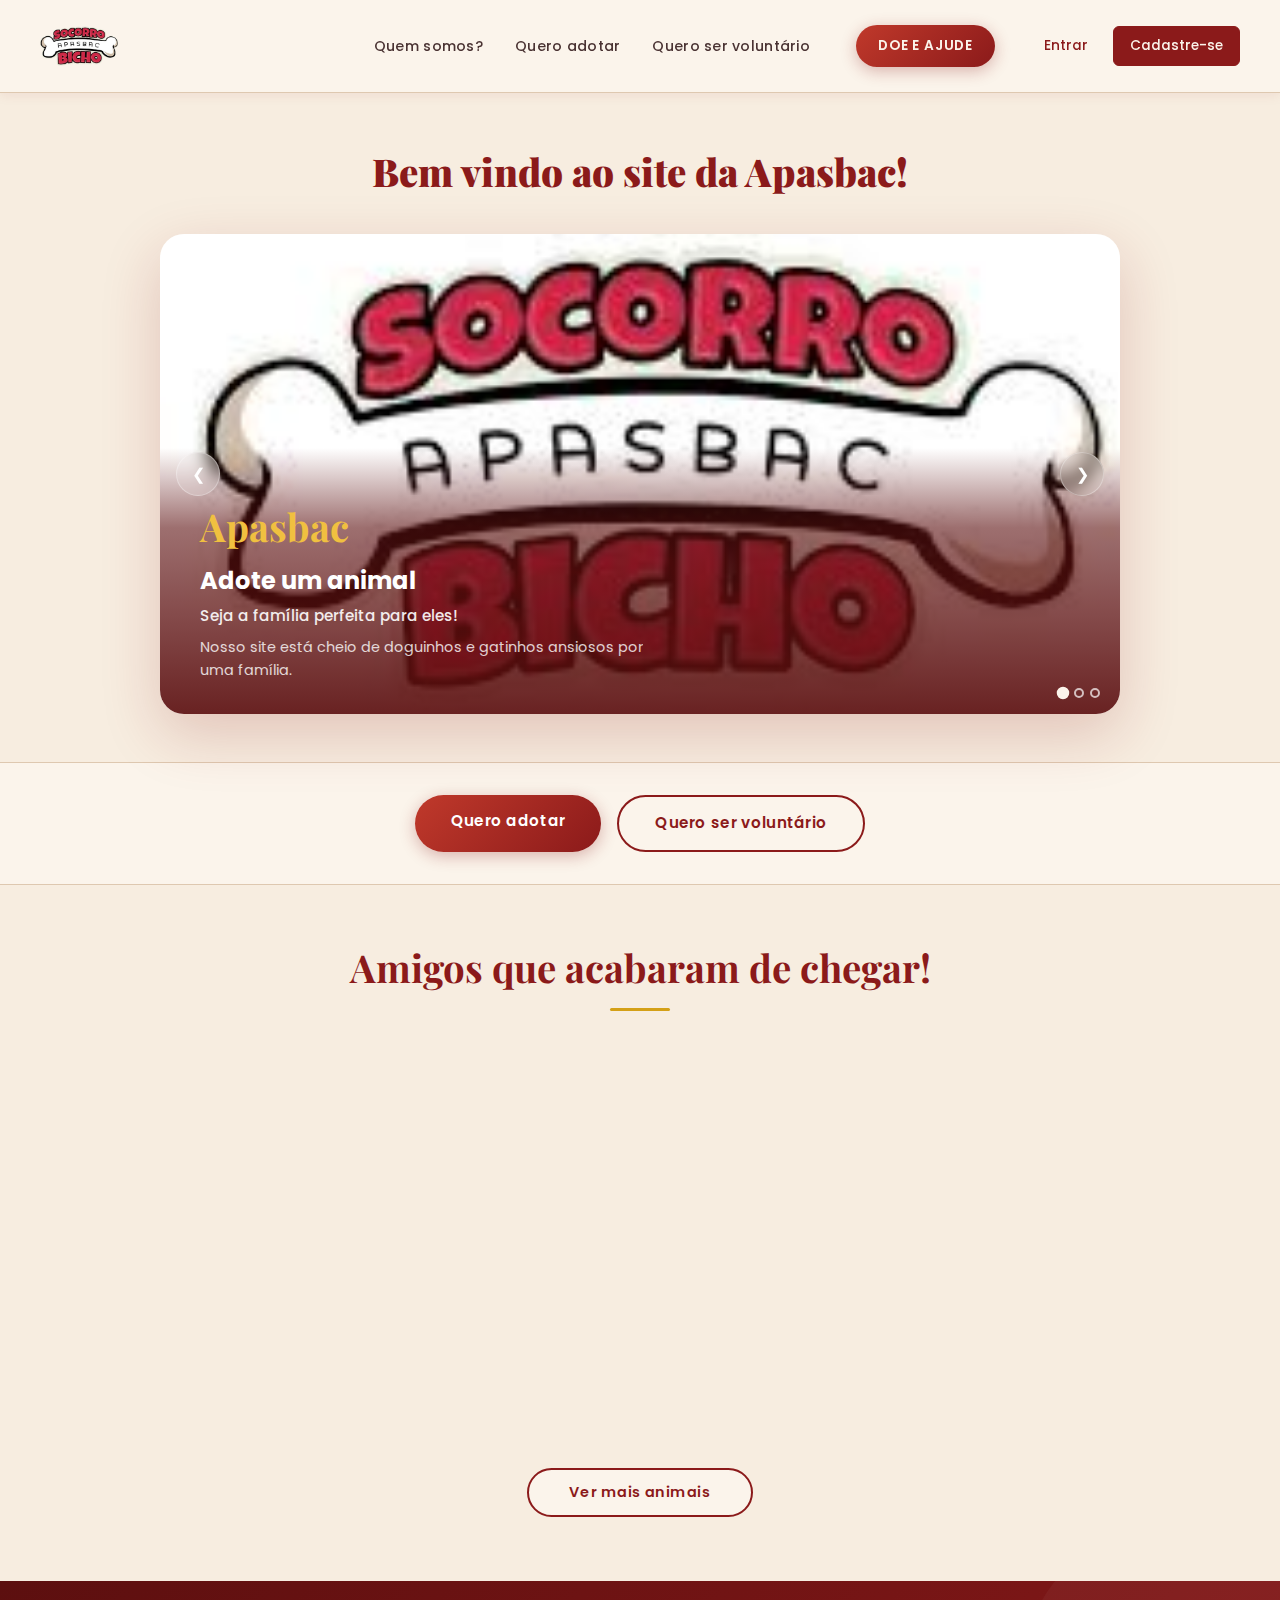
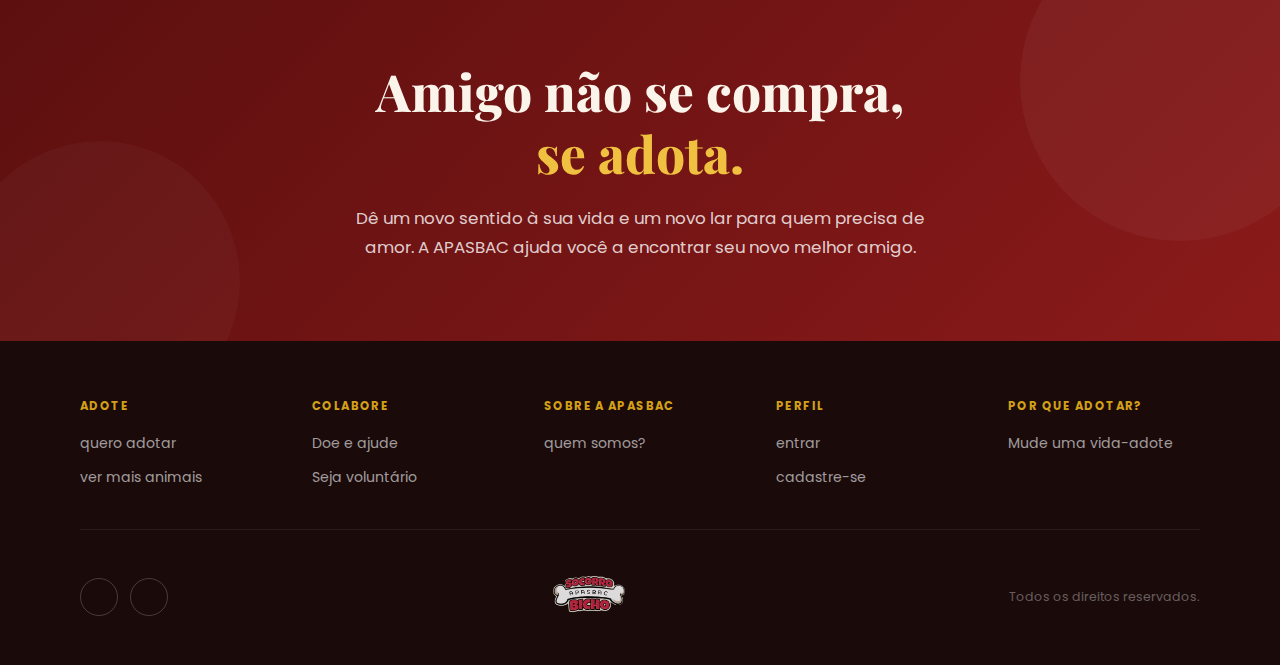
<file: index.html>
<!DOCTYPE html>
<html lang="pt-BR">

<head>
    <meta charset="UTF-8">
    <meta name="viewport" content="width=device-width, initial-scale=1.0">
    <title>Apasbac</title>
    <link rel="stylesheet" href="css/style.css">
    <link rel="icon" href="imagens/Logo.webp" type="image/x-icon">
    <link rel="preconnect" href="https://fonts.googleapis.com">
    <link rel="preconnect" href="https://fonts.gstatic.com" crossorigin>
    <link href="https://fonts.googleapis.com/css2?family=Poppins:wght@400;600;700&display=swap" rel="stylesheet">
    <link rel="stylesheet" href="https://cdnjs.cloudflare.com/ajax/libs/font-awesome/6.5.2/css/all.min.css"
        integrity="sha512-SnH5WK+bZxgPHs44uWIX+LLJAJ9/2PkPKZ5QiAj6Ta86w+fsb2TkcmfRyVX3pBnMFcV7oQPJkl9QevSCWr3W6A=="
        crossorigin="anonymous" referrerpolicy="no-referrer" />
</head>

<body>

    <header class="main-header">
        <div class="header-container">
            <a href="index.html" class="logo-link">
                <img src="imagens/Logo.webp" alt="Logo da Apasbac" class="logo-img">
            </a>
            <nav class="main-nav">
                <ul>
                    <li><a href="quemsomos.html">Quem somos?</a></li>
                    <li><a href="queroadotar.html">Quero adotar</a></li>
                    <li><a href="queroservoluntario.html">Quero ser voluntário</a></li>
                </ul>
            </nav>

            <a href="doeeajude.html" class="btn-donate">DOE E AJUDE</a>

            <div class="user-actions">
                <a href="entrar.html">Entrar</a>
                <a href="cadastrarse.html">Cadastre-se</a>
            </div>
        </div>
    </header>

    <main>
        <div class="h1">
            <h1>Bem vindo ao site da Apasbac! <i class="fa-solid fa-heart"></i></h1>
        </div>
        <div class="carousel-container">
            <button id="prevBtn">&#10094;</button>
            <button id="nextBtn">&#10095;</button>

            <div class="carousel-slide">
                <img src="imagens/logo.jpg" alt="Cachorro para adoção">
                <div class="carousel-text">
                    <h1>Apasbac</h1>
                    <h2>Adote um animal</h2>
                    <h3>Seja a família perfeita para eles!</h3>
                    <p>Nosso site está cheio de doguinhos e gatinhos ansiosos por uma família.</p>
                </div>
            </div>

            <div class="carousel-slide">
                <img src="imagens/images.jpg" alt="Gato para adoção">
                <div class="carousel-text">
                    <h1>Quer nos ajudar?</h1>
                    <h2>Faça uma doação!</h2>
                    <h3>Doações ajudam a manter nossa associação</h3>
                    <p>Não perca tempo, em muitos gatos e cachorros esperando por você</p>
                </div>
            </div>

            <div class="carousel-slide">
                <img src="imagens/cachorro.jpg" alt="">
                <div class="carousel-text">
                    <h1>Adoção é amor</h1>
                    <h2>Mude uma vida hoje</h2>
                    <h3>Encontre seu companheiro ideal</h3>
                    <p>Ajude e ganhee um companheiro para a vida toda</p>
                </div>
            </div>

            <div class="carousel-nav">
                <button class="nav-dot active"></button>
                <button class="nav-dot"></button>
                <button class="nav-dot"></button>
            </div>
        </div>
        <section class="actions-section">
            <a href="queroadotar.html" class="action-btn primary">Quero adotar</a>
            <a href="queroservoluntario.html" class="action-btn secondary">Quero ser voluntário</a>
        </section>
        <div class="amigos">
            <h1>
                Amigos que acabaram de chegar!
            </h1>
        </div>
        <div class="container-pets">

            <div class="card-pet">
                <img src="imagens/animal2.jpeg" alt="">
                <div class="info-pet">
                    <h2>Théo Augusto</h2>
                    <p><strong>Gênero:</strong> Macho</p>
                    <p><strong>Idade:</strong> 4 meses</p>
                    <a href="maisinformacoes.html?pet=theo-augusto"><button><strong>Mais informações</strong></button></a>
                </div>
            </div>
            <div class="card-pet">
                <img src="imagens/animal1.jpeg" alt="">
                <div class="info-pet">
                    <h2>Thor</h2>
                    <p><strong>Gênero:</strong> Macho</p>
                    <p><strong>Idade:</strong> 2 anos</p>
                   <a href="maisinformacoes.html?pet=thor"><button><strong>Mais informações</strong></button></a>
                </div>
            </div>

            <div class="card-pet">
                <img src="imagens/animal3.jpeg" alt="">
                <div class="info-pet">
                    <h2>Duque</h2>
                    <p><strong>Gênero:</strong> Macho</p>
                    <p><strong>Idade:</strong> 9 meses</p>
                    <a href="maisinformacoes.html?pet=duque"><button><strong>Mais informações</strong></button></a>
                </div>
            </div>

            <div class="card-pet">
                <img src="imagens/animal4.jpeg" alt="">
                <div class="info-pet">
                    <h2>Dina</h2>
                    <p><strong>Gênero:</strong> Fêmea</p>
                    <p><strong>Idade:</strong> 2 anos e 5 meses</p>
                    <a href="maisinformacoes.html?pet=dina"><button><strong>Mais informações</strong></button></a>
                </div>
            </div>
        </div>
        <div class="btn-container">
            <button class="btn-pesquisar">Ver mais animais</button>
        </div>
        <section class="intro-modern" style="text-align: center; padding: 60px 20px;">
    <h1 style="font-size: 3rem; color: var(--primary); font-weight: 800;">
        Amigo não se compra, <br><span style="color: var(--secondary)">se adota.</span>
    </h1>
    <p style="max-width: 600px; margin: 20px auto; color: #666; font-size: 1.1rem;">
        Dê um novo sentido à sua vida e um novo lar para quem precisa de amor. 
        A APASBAC ajuda você a encontrar seu novo melhor amigo.
    </p>
</section>
    </main>

      <footer class="site-footer">
        <div class="footer-content-wrapper">
            <div class="footer-columns">
                <div class="footer-column">
                    <h3>ADOTE</h3>
                    <a href="queroadotar.html">quero adotar</a>
                    <a href="queroadotar.html">ver mais animais</a>
                </div>
                <div class="footer-column">
                    <h3>COLABORE</h3>
                    <a href="doeeajude.html">Doe e ajude</a>
                    <a href="queroservoluntario.html">Seja voluntário</a>
                </div>
                <div class="footer-column">
                    <h3>SOBRE A APASBAC</h3>
                    <a href="quemsomos.html">quem somos?</a>
                </div>
                <div class="footer-column">
                    <h3>PERFIL</h3>
                    <a href="entrar.html">entrar</a>
                    <a href="cadastrarse.html">cadastre-se</a>
                </div>
                <div class="footer-column">
                    <h3>POR QUE ADOTAR?</h3>
                    <a href="#">Mude uma vida-adote</a>
                </div>
            </div>

            <div class="footer-bottom">
                <div class="social-icons">
                    <a href="https://www.instagram.com/apasbac/" aria-label="Instagram" target="_blank"><i class="fab fa-instagram"></i></a>
                    <a href="https://www.facebook.com/pages/Apasbac/226212191252399/#" aria-label="Facebook" target="_blank"><i class="fab fa-facebook-f"></i></a>
                </div>
                <div class="footer-logo">
                    <img src="imagens/Logo.webp" alt="Logo Amigo não se compra">
                </div>
                    <p class="copyright-text">Todos os direitos reservados.</p>
            </div>
        </div>
    </footer>
    <script src="script/script.js"></script>
</body>

</html>
</file>
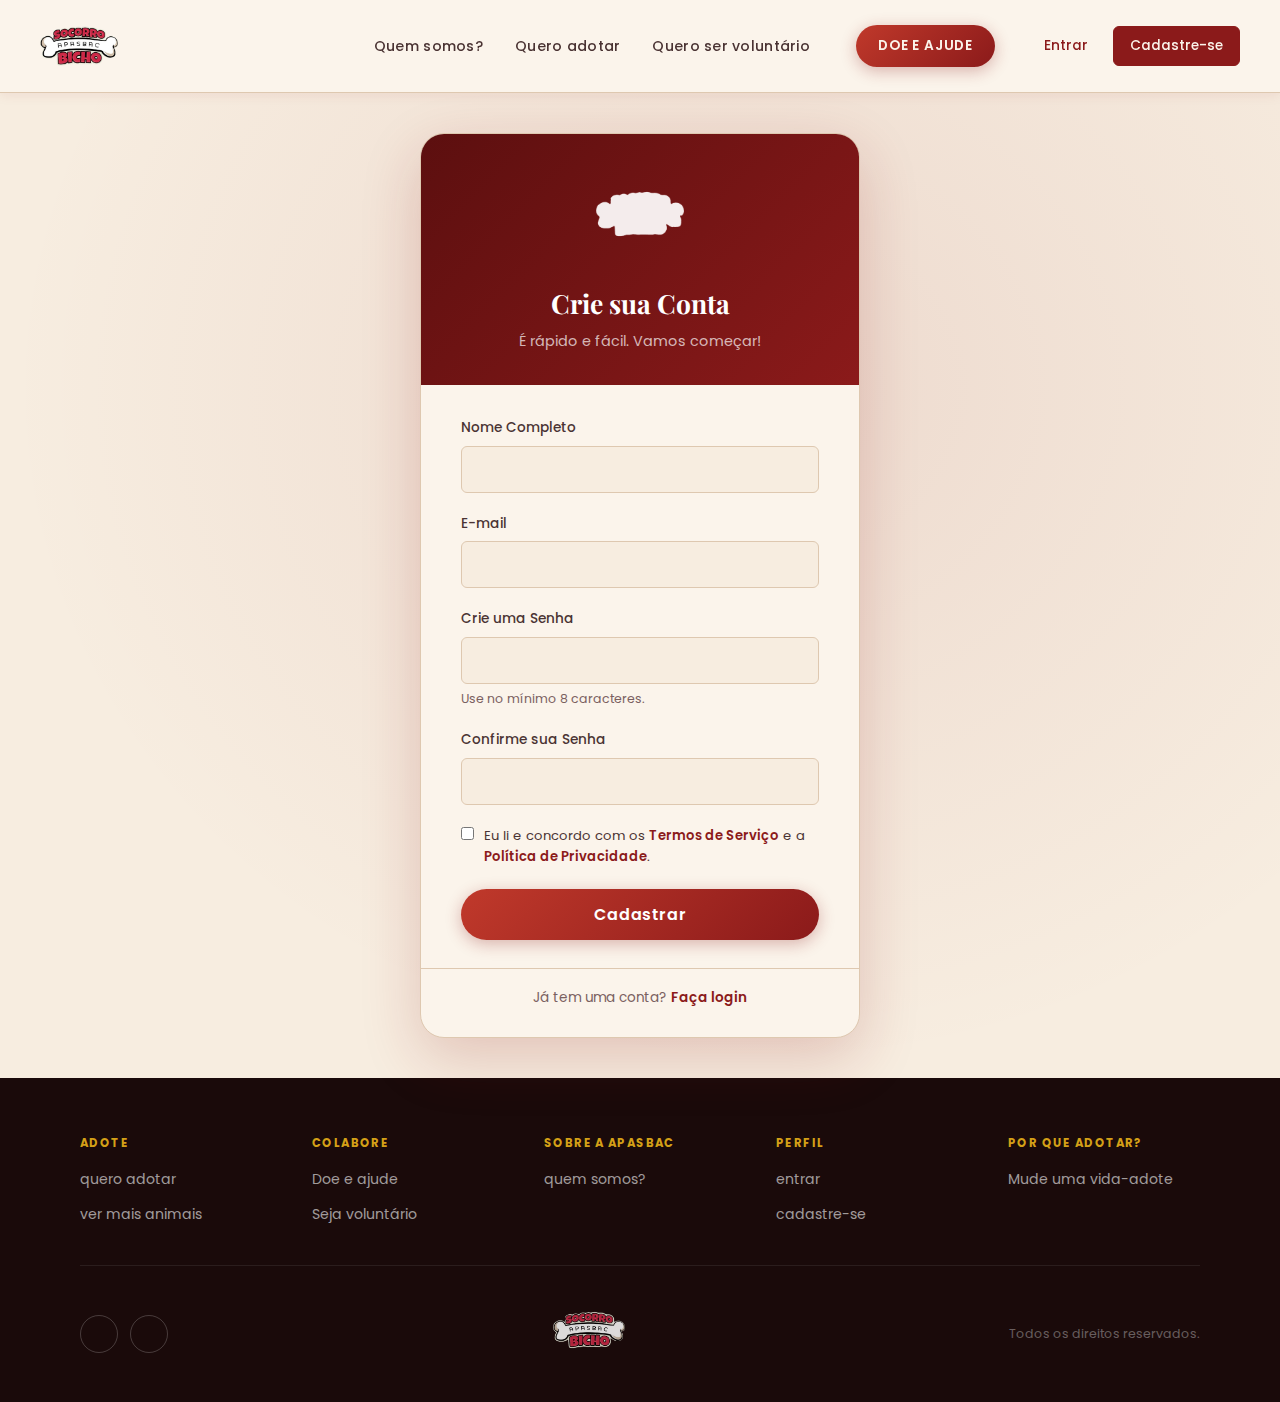
<file: cadastrarse.html>
<!DOCTYPE html>
<html lang="pt-BR">

<head>
    <meta charset="UTF-8">
    <meta name="viewport" content="width=device-width, initial-scale=1.0">
    <title>Cadastro</title>
    <link rel="stylesheet" href="css/style.css">
    <link rel="icon" href="imagens/Logo.webp" type="image/x-icon">
    <link rel="preconnect" href="https://fonts.googleapis.com">
    <link rel="preconnect" href="https://fonts.gstatic.com" crossorigin>
    <link href="https://fonts.googleapis.com/css2?family=Poppins:wght@400;600;700&display=swap" rel="stylesheet">
    <link rel="stylesheet" href="https://cdnjs.cloudflare.com/ajax/libs/font-awesome/6.5.2/css/all.min.css"
        integrity="sha512-SnH5WK+bZxgPHs44uWIX+LLJAJ9/2PkPKZ5QiAj6Ta86w+fsb2TkcmfRyVX3pBnMFcV7oQPJkl9QevSCWr3W6A=="
        crossorigin="anonymous" referrerpolicy="no-referrer" />
</head>

<body>

    <header class="main-header">
        <div class="header-container">
            <a href="index.html" class="logo-link">
                <img src="imagens/Logo.webp" alt="Logo da Apasbac" class="logo-img">
            </a>
            <nav class="main-nav">
                <ul>
                    <li><a href="quemsomos.html">Quem somos?</a></li>
                    <li><a href="queroadotar.html">Quero adotar</a></li>
                    <li><a href="queroservoluntario.html">Quero ser voluntário</a></li>
                </ul>
            </nav>

            <a href="doeeajude.html" class="btn-donate">DOE E AJUDE</a>

            <div class="user-actions">
                <a href="entrar.html">Entrar</a>
                <a href="cadastrarse.html">Cadastre-se</a>
            </div>
        </div>
    </header>
    <main>
        
    <div class="signup-container">
        <div class="signup-card">
            <header class="signup-header">
                <img src="imagens/Logo.webp" alt="Logo da Empresa" class="logo">
                <h1>Crie sua Conta</h1>
                <p>É rápido e fácil. Vamos começar!</p>
            </header>

            <form class="signup-form">
                <div class="input-group">
                    <label for="full-name">Nome Completo</label>
                    <input type="text" id="full-name" name="full_name" required>
                </div>

                <div class="input-group">
                    <label for="email">E-mail</label>
                    <input type="email" id="email" name="email" required>
                </div>

                <div class="input-group">
                    <label for="password">Crie uma Senha</label>
                    <input type="password" id="password" name="password" required>
                    <small class="password-hint">Use no mínimo 8 caracteres.</small>
                </div>

                <div class="input-group">
                    <label for="confirm-password">Confirme sua Senha</label>
                    <input type="password" id="confirm-password" name="confirm_password" required>
                </div>

                <div class="terms-agreement">
                    <input type="checkbox" id="terms" name="terms" required>
                    <label for="terms">
                        Eu li e concordo com os <a href="#">Termos de Serviço</a> e a <a href="#">Política de Privacidade</a>.
                    </label>
                </div>

                <button type="submit" class="signup-button">Cadastrar</button>
            </form>

            <footer class="signup-footer">
                <p>Já tem uma conta? <a href="#">Faça login</a></p>
            </footer>
        </div>
    </div>
    </main>
    
      <footer class="site-footer">
        <div class="footer-content-wrapper">
            <div class="footer-columns">
                <div class="footer-column">
                    <h3>ADOTE</h3>
                    <a href="queroadotar.html">quero adotar</a>
                    <a href="queroadotar.html">ver mais animais</a>
                </div>
                <div class="footer-column">
                    <h3>COLABORE</h3>
                    <a href="doeeajude.html">Doe e ajude</a>
                    <a href="queroservoluntario.html">Seja voluntário</a>
                </div>
                <div class="footer-column">
                    <h3>SOBRE A APASBAC</h3>
                    <a href="quemsomos.html">quem somos?</a>
                </div>
                <div class="footer-column">
                    <h3>PERFIL</h3>
                    <a href="entrar.html">entrar</a>
                    <a href="cadastrarse.html">cadastre-se</a>
                </div>
                <div class="footer-column">
                    <h3>POR QUE ADOTAR?</h3>
                    <a href="#">Mude uma vida-adote</a>
                </div>
            </div>

            <div class="footer-bottom">
                <div class="social-icons">
                    <a href="https://www.instagram.com/apasbac/" aria-label="Instagram" target="_blank"><i class="fab fa-instagram"></i></a>
                    <a href="https://www.facebook.com/pages/Apasbac/226212191252399/#" aria-label="Facebook" target="_blank"><i class="fab fa-facebook-f"></i></a>
                </div>
                <div class="footer-logo">
                    <img src="imagens/Logo.webp" alt="Logo Amigo não se compra">
                </div>
                    <p class="copyright-text">Todos os direitos reservados.</p>
            </div>
        </div>
    </footer>
    <script src="script/script.js"></script>
</body>

</html>
</file>
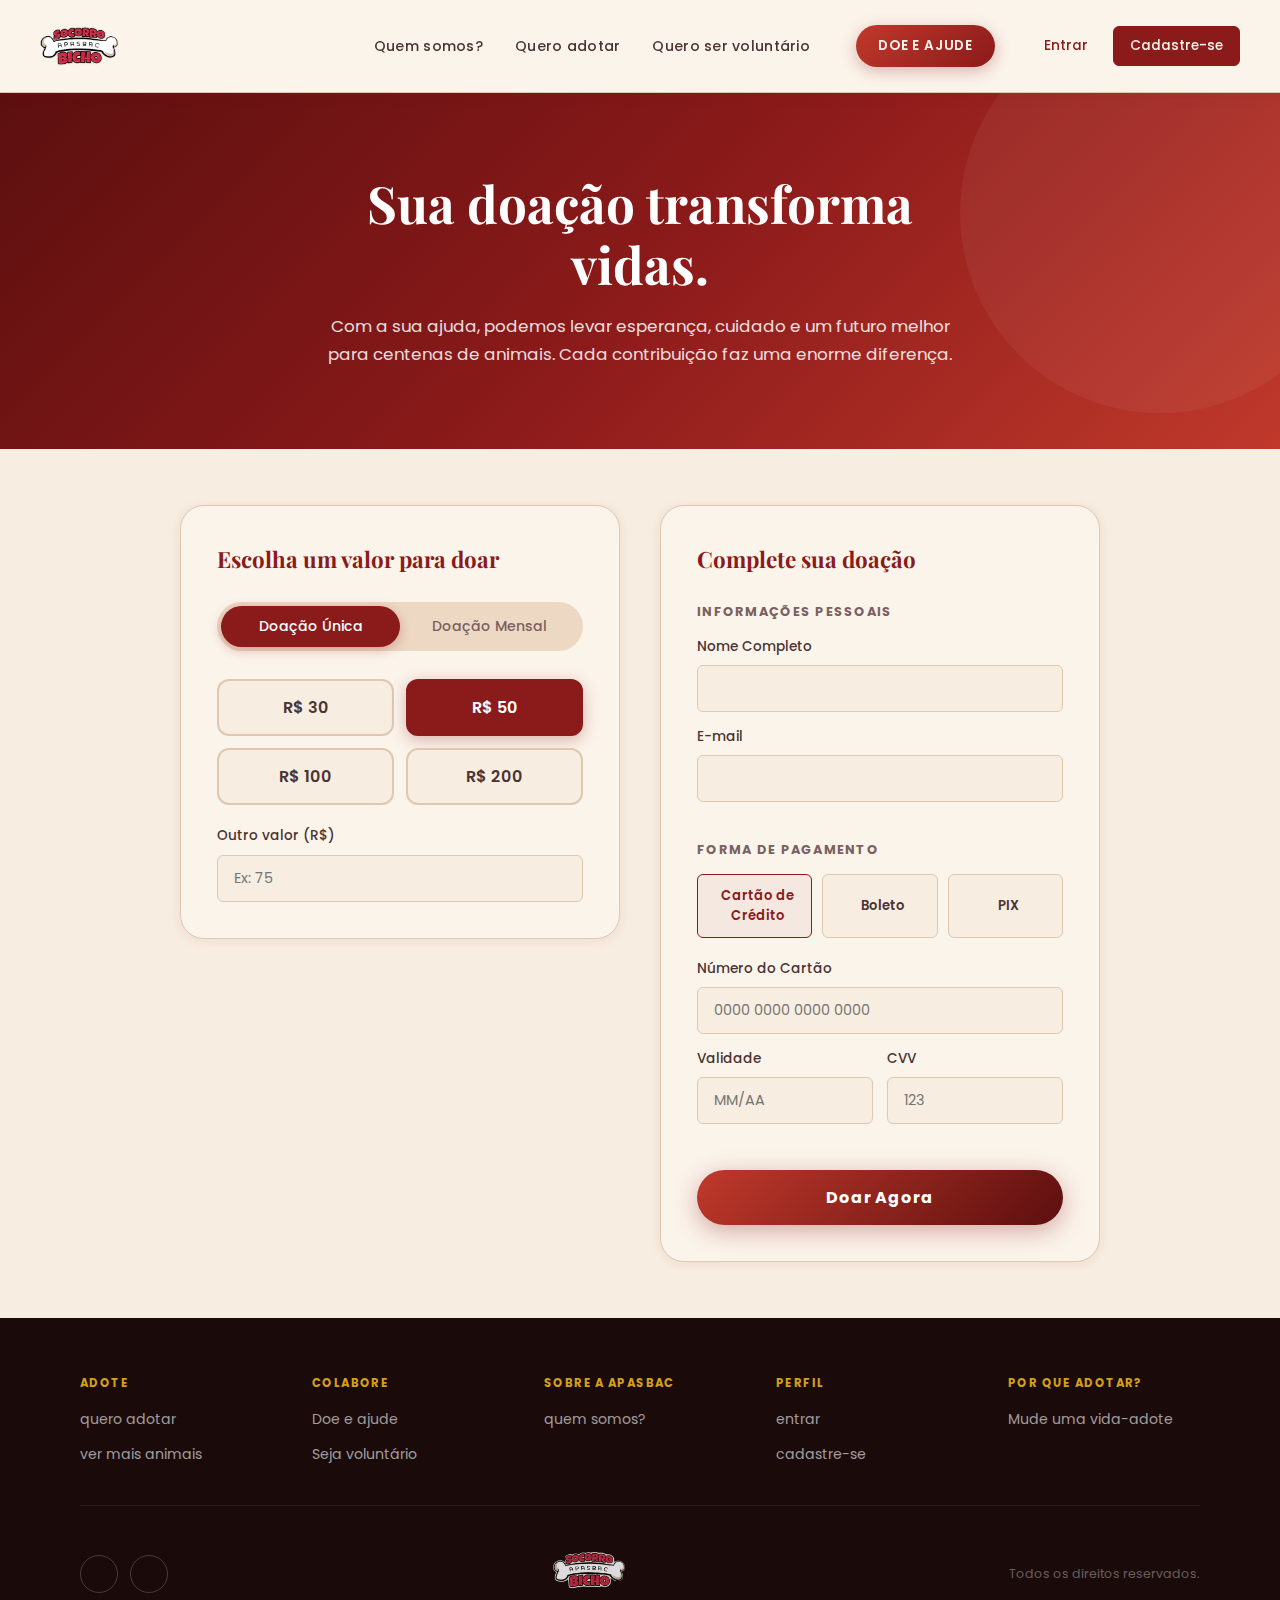
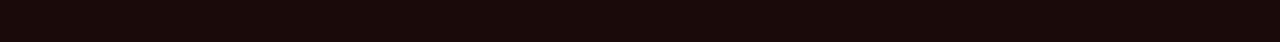
<file: doeeajude.html>
<!DOCTYPE html>
<html lang="pt-BR">

<head>
    <meta charset="UTF-8">
    <meta name="viewport" content="width=device-width, initial-scale=1.0">
    <title>Doações</title>
    <link rel="stylesheet" href="css/style.css">
    <link rel="icon" href="imagens/Logo.webp" type="image/x-icon">
    <link rel="preconnect" href="https://fonts.googleapis.com">
    <link rel="preconnect" href="https://fonts.gstatic.com" crossorigin>
    <link href="https://fonts.googleapis.com/css2?family=Poppins:wght@400;600;700&display=swap" rel="stylesheet">
    <link rel="stylesheet" href="https://cdnjs.cloudflare.com/ajax/libs/font-awesome/6.5.2/css/all.min.css"
        integrity="sha512-SnH5WK+bZxgPHs44uWIX+LLJAJ9/2PkPKZ5QiAj6Ta86w+fsb2TkcmfRyVX3pBnMFcV7oQPJkl9QevSCWr3W6A=="
        crossorigin="anonymous" referrerpolicy="no-referrer" />
</head>

<body>

    <header class="main-header">
        <div class="header-container">
            <a href="index.html" class="logo-link">
                <img src="imagens/Logo.webp" alt="Logo da Apasbac" class="logo-img">
            </a>
            <nav class="main-nav">
                <ul>
                    <li><a href="quemsomos.html">Quem somos?</a></li>
                    <li><a href="queroadotar.html">Quero adotar</a></li>
                    <li><a href="queroservoluntario.html">Quero ser voluntário</a></li>
                </ul>
            </nav>

            <a href="doeeajude.html" class="btn-donate">DOE E AJUDE</a>

            <div class="user-actions">
                <a href="entrar.html">Entrar</a>
                <a href="cadastrarse.html">Cadastre-se</a>
            </div>
        </div>
    </header>
    <main>
        <div class="donation-page">
        <header class="donation-header">
            <div class="header-content">
                <h1>Sua doação transforma vidas.</h1>
                <p>Com a sua ajuda, podemos levar esperança, cuidado e um futuro melhor para centenas de animais. Cada contribuição faz uma enorme diferença.</p>
            </div>
        </header>

        <main class="donation-main">
            <section class="donation-selection">
                <h2>Escolha um valor para doar</h2>
                
                <div class="donation-type-switcher">
                    <button id="one-time-btn" class="switch-btn active">Doação Única</button>
                    <button id="monthly-btn" class="switch-btn">Doação Mensal</button>
                </div>
                
                <div class="amount-options">
                    <button class="amount-btn" data-value="30">R$ 30</button>
                    <button class="amount-btn active" data-value="50">R$ 50</button>
                    <button class="amount-btn" data-value="100">R$ 100</button>
                    <button class="amount-btn" data-value="200">R$ 200</button>
                </div>

                <div class="custom-amount">
                    <label for="custom-value">Outro valor (R$)</label>
                    <input type="number" id="custom-value" placeholder="Ex: 75">
                </div>
            </section>

            <section class="payment-form-section">
                <h2>Complete sua doação</h2>
                <form class="payment-form">
                    <fieldset>
                        <legend>Informações Pessoais</legend>
                        <label for="name">Nome Completo</label>
                        <input type="text" id="name" required>
                        
                        <label for="email">E-mail</label>
                        <input type="email" id="email" required>
                    </fieldset>
                    
                    <fieldset>
                        <legend>Forma de Pagamento</legend>
                        <div class="payment-methods">
                            <button type="button" class="method-btn active"><i class="fas fa-credit-card"></i> Cartão de Crédito</button>
                            <button type="button" class="method-btn"><i class="fas fa-barcode"></i> Boleto</button>
                            <button type="button" class="method-btn"><i class="fab fa-pix"></i> PIX</button>
                        </div>

                        <div id="credit-card-info">
                            <label for="card-number">Número do Cartão</label>
                            <input type="text" id="card-number" placeholder="0000 0000 0000 0000">
                            
                            <div class="card-details">
                                <div>
                                    <label for="expiry-date">Validade</label>
                                    <input type="text" id="expiry-date" placeholder="MM/AA">
                                </div>
                                <div>
                                    <label for="cvv">CVV</label>
                                    <input type="text" id="cvv" placeholder="123">
                                </div>
                            </div>
                        </div>
                    </fieldset>

                    <button type="submit" class="submit-donation-btn">Doar Agora</button>
                </form>
            </section>
        </main>
    </div>
    </main>
    <footer class="site-footer">
        <div class="footer-content-wrapper">
            <div class="footer-columns">
                <div class="footer-column">
                    <h3>ADOTE</h3>
                    <a href="queroadotar.html">quero adotar</a>
                    <a href="queroadotar.html">ver mais animais</a>
                </div>
                <div class="footer-column">
                    <h3>COLABORE</h3>
                    <a href="doeeajude.html">Doe e ajude</a>
                    <a href="queroservoluntario.html">Seja voluntário</a>
                </div>
                <div class="footer-column">
                    <h3>SOBRE A APASBAC</h3>
                    <a href="quemsomos.html">quem somos?</a>
                </div>
                <div class="footer-column">
                    <h3>PERFIL</h3>
                    <a href="entrar.html">entrar</a>
                    <a href="cadastrarse.html">cadastre-se</a>
                </div>
                <div class="footer-column">
                    <h3>POR QUE ADOTAR?</h3>
                    <a href="#">Mude uma vida-adote</a>
                </div>
            </div>

            <div class="footer-bottom">
                <div class="social-icons">
                    <a href="https://www.instagram.com/apasbac/" aria-label="Instagram" target="_blank"><i class="fab fa-instagram"></i></a>
                    <a href="https://www.facebook.com/pages/Apasbac/226212191252399/#" aria-label="Facebook" target="_blank"><i class="fab fa-facebook-f"></i></a>
                </div>
                <div class="footer-logo">
                    <img src="imagens/Logo.webp" alt="Logo Amigo não se compra">
                </div>
                    <p class="copyright-text">Todos os direitos reservados.</p>
            </div>
        </div>
    </footer>
    <script src="script/script.js"></script>
</body>

</html>
</file>
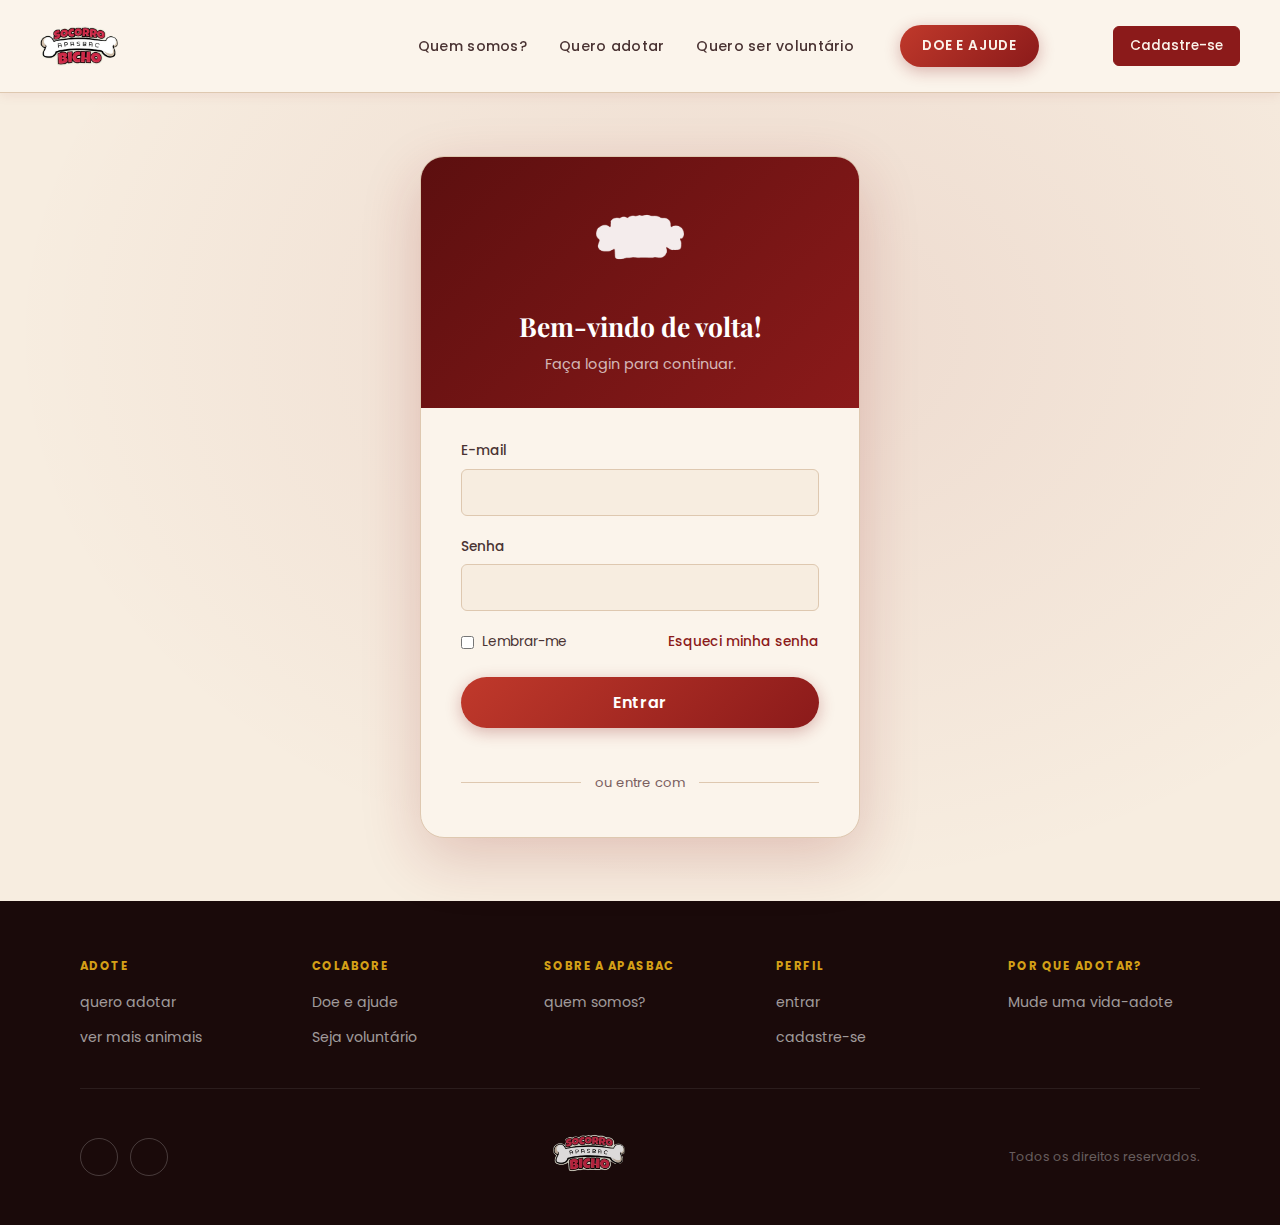
<file: entrar.html>
<!DOCTYPE html>
<html lang="pt-BR">

<head>
    <meta charset="UTF-8">
    <meta name="viewport" content="width=device-width, initial-scale=1.0">
    <title>Login</title>
    <link rel="stylesheet" href="css/style.css">
    <link rel="icon" href="imagens/Logo.webp" type="image/x-icon">
    <link rel="preconnect" href="https://fonts.googleapis.com">
    <link rel="preconnect" href="https://fonts.gstatic.com" crossorigin>
    <link href="https://fonts.googleapis.com/css2?family=Poppins:wght@400;600;700&display=swap" rel="stylesheet">
    <link rel="stylesheet" href="https://cdnjs.cloudflare.com/ajax/libs/font-awesome/6.5.2/css/all.min.css"
        integrity="sha512-SnH5WK+bZxgPHs44uWIX+LLJAJ9/2PkPKZ5QiAj6Ta86w+fsb2TkcmfRyVX3pBnMFcV7oQPJkl9QevSCWr3W6A=="
        crossorigin="anonymous" referrerpolicy="no-referrer" />
        <script src="https://accounts.google.com/gsi/client" async defer></script>
</head>

<body>

    <header class="main-header">
        <div class="header-container">
            <a href="index.html" class="logo-link">
                <img src="imagens/Logo.webp" alt="Logo da Apasbac" class="logo-img">
            </a>
            <nav class="main-nav">
                <ul>
                    <li><a href="quemsomos.html">Quem somos?</a></li>
                    <li><a href="queroadotar.html">Quero adotar</a></li>
                    <li><a href="queroservoluntario.html">Quero ser voluntário</a></li>
                </ul>
            </nav>

            <a href="doeeajude.html" class="btn-donate">DOE E AJUDE</a>

            <div class="user-actions">
                <a href="entrar.html"><i class="fas fa-user"></i></a>
                <a href="cadastrarse.html">Cadastre-se</a>
            </div>
        </div>
    </header>
    <main>
            <div class="login-container">
        <div class="login-card">
            <header class="login-header">
                <img src="imagens/Logo.webp" alt="Logo da Empresa" class="logo">
                <h1>Bem-vindo de volta!</h1>
                <p>Faça login para continuar.</p>
            </header>

            <form class="login-form">
                <div class="input-group">
                    <label for="email">E-mail</label>
                    <input type="email" id="email" name="email" required>
                </div>

                <div class="input-group">
                    <label for="password">Senha</label>
                    <input type="password" id="password" name="password" required>
                </div>

                <div class="form-options">
                    <label class="remember-me">
                        <input type="checkbox" name="remember">
                        Lembrar-me
                    </label>
                    <a href="#" class="forgot-password">Esqueci minha senha</a>
                </div>

                <button type="submit" class="login-button">Entrar</button>
            </form>

            <div class="separator">
                <span>ou entre com</span>
            </div>

            <div class="social-login">
                <div id="g_id_onload"
                     data-client_id="615665154636-nrta2jqqntne3m9ikl0hi0tn7e97g7ra.apps.googleusercontent.com"
                     data-context="signin"
                     data-ux_mode="popup"
                     data-callback="handleCredentialResponse"
                     data-auto_prompt="false">
                </div>

                <div class="g_id_signin"
                     data-type="standard"
                     data-shape="rectangular"
                     data-theme="outline"
                     data-text="signin_with"
                     data-size="large"
                     data-logo_alignment="left">
                </div>
            </div>
    </div>
    </main>
    
      <footer class="site-footer">
        <div class="footer-content-wrapper">
            <div class="footer-columns">
                <div class="footer-column">
                    <h3>ADOTE</h3>
                    <a href="queroadotar.html">quero adotar</a>
                    <a href="queroadotar.html">ver mais animais</a>
                </div>
                <div class="footer-column">
                    <h3>COLABORE</h3>
                    <a href="doeeajude.html">Doe e ajude</a>
                    <a href="queroservoluntario.html">Seja voluntário</a>
                </div>
                <div class="footer-column">
                    <h3>SOBRE A APASBAC</h3>
                    <a href="quemsomos.html">quem somos?</a>
                </div>
                <div class="footer-column">
                    <h3>PERFIL</h3>
                    <a href="entrar.html">entrar</a>
                    <a href="cadastrarse.html">cadastre-se</a>
                </div>
                <div class="footer-column">
                    <h3>POR QUE ADOTAR?</h3>
                    <a href="#">Mude uma vida-adote</a>
                </div>
            </div>

            <div class="footer-bottom">
                <div class="social-icons">
                    <a href="https://www.instagram.com/apasbac/" aria-label="Instagram" target="_blank"><i class="fab fa-instagram"></i></a>
                    <a href="https://www.facebook.com/pages/Apasbac/226212191252399/#" aria-label="Facebook" target="_blank"><i class="fab fa-facebook-f"></i></a>
                </div>
                <div class="footer-logo">
                    <img src="imagens/Logo.webp" alt="Logo Amigo não se compra">
                </div>
                    <p class="copyright-text">Todos os direitos reservados.</p>
            </div>
        </div>
    </footer>
    <script src="script/script.js"></script>
</body>

</html>
</file>
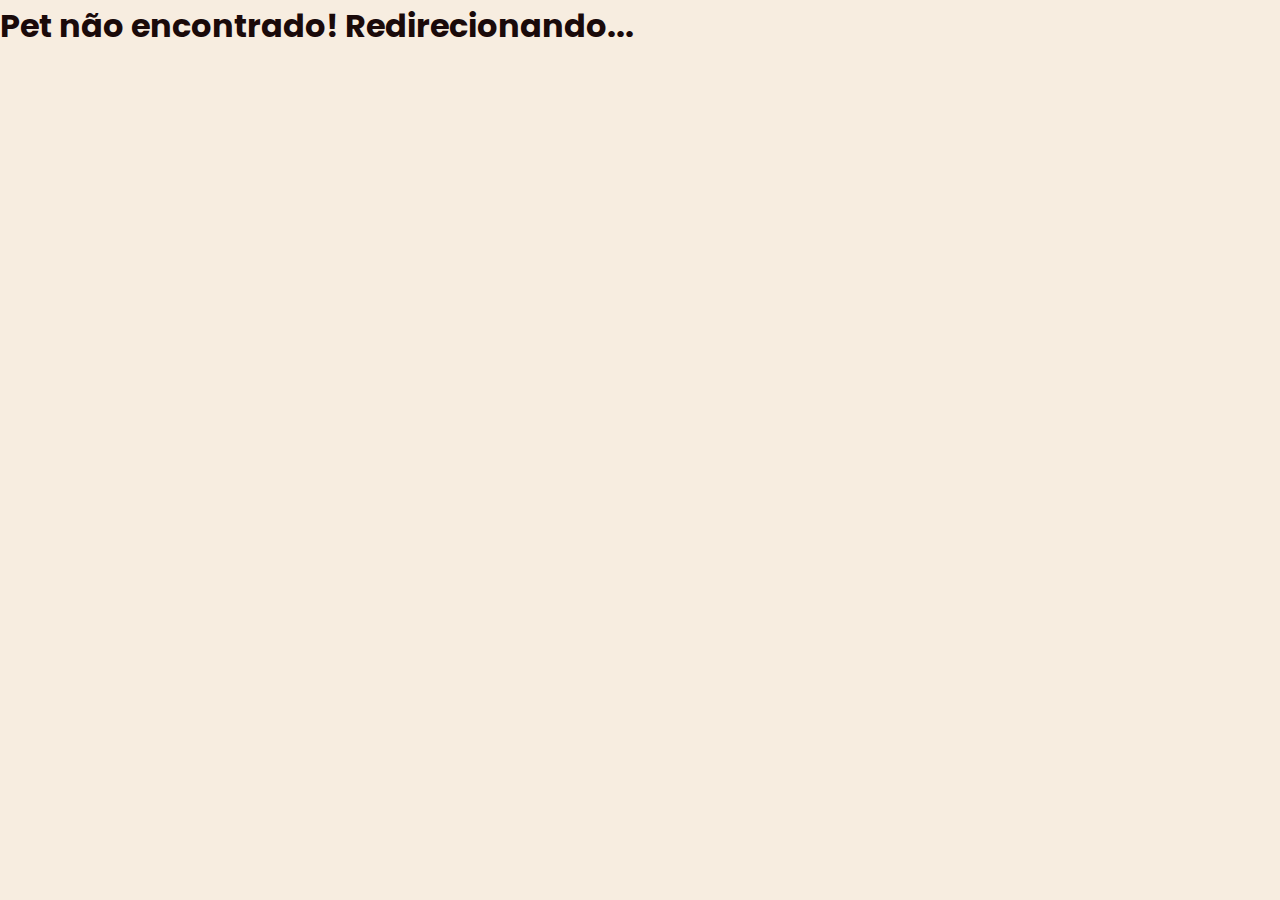
<file: maisinformacoes.html>
<!DOCTYPE html>
<html lang="pt-BR">
<head>
    <meta charset="UTF-8">
    <meta name="viewport" content="width=device-width, initial-scale=1.0">
    <title>Detalhes do Pet - Apasbac</title>
    <link rel="stylesheet" href="css/style.css">
    <link rel="icon" href="imagens/Logo.webp" type="image/x-icon">
    <link href="https://fonts.googleapis.com/css2?family=Poppins:wght@400;600;700&family=Playfair+Display:wght@700;900&display=swap" rel="stylesheet">
    <link rel="stylesheet" href="https://cdnjs.cloudflare.com/ajax/libs/font-awesome/6.5.2/css/all.min.css">
</head>
<body>

   <header class="main-header">
        <div class="header-container">
            <a href="index.html" class="logo-link">
                <img src="imagens/Logo.webp" alt="Logo da Apasbac" class="logo-img">
            </a>
            <nav class="main-nav">
                <ul>
                    <li><a href="quemsomos.html">Quem somos?</a></li>
                    <li><a href="queroadotar.html">Quero adotar</a></li>
                    <li><a href="queroservoluntario.html">Quero ser voluntário</a></li>
                </ul>
            </nav>

            <a href="doeeajude.html" class="btn-donate">DOE E AJUDE</a>

            <div class="user-actions">
                <a href="entrar.html">Entrar</a>
                <a href="cadastrarse.html">Cadastre-se</a>
            </div>
        </div>
    </header>

    <main class="page-container">
        <div class="pet-details-container">
            <div class="pet-details-card">
                <div class="pet-image-side">
                    <img id="pet-img" src="" alt="Foto do Pet">
                </div>
                <div class="pet-info-side">
                    <a href="queroadotar.html" class="back-link"><i class="fas fa-arrow-left"></i> Voltar para a lista</a>
                    <h1 id="pet-name">Nome do Pet</h1>
                    <div class="pet-tags">
                        <span id="pet-gender">Sexo</span>
                        <span id="pet-age">Idade</span>
                        <span id="pet-size">Porte</span>
                    </div>
                    <div class="pet-description">
                        <h3>Sobre mim</h3>
                        <p id="pet-desc">Carregando informações...</p>
                    </div>
                    <div class="pet-actions">
                        <a href="queroservoluntario.html" class="action-btn primary">Tenho interesse em adotar</a>
                    </div>
                </div>
            </div>
        </div>
    </main>

    <footer class="site-footer">
        <div class="footer-content-wrapper">
            <div class="footer-columns">
                <div class="footer-column">
                    <h3>ADOTE</h3>
                    <a href="queroadotar.html">quero adotar</a>
                    <a href="queroadotar.html">ver mais animais</a>
                </div>
                <div class="footer-column">
                    <h3>COLABORE</h3>
                    <a href="doeeajude.html">Doe e ajude</a>
                    <a href="queroservoluntario.html">Seja voluntário</a>
                </div>
                <div class="footer-column">
                    <h3>SOBRE A APASBAC</h3>
                    <a href="quemsomos.html">quem somos?</a>
                </div>
                <div class="footer-column">
                    <h3>PERFIL</h3>
                    <a href="entrar.html">entrar</a>
                    <a href="cadastrarse.html">cadastre-se</a>
                </div>
                <div class="footer-column">
                    <h3>POR QUE ADOTAR?</h3>
                    <a href="#">Mude uma vida-adote</a>
                </div>
            </div>

            <div class="footer-bottom">
                <div class="social-icons">
                    <a href="https://www.instagram.com/apasbac/" aria-label="Instagram" target="_blank"><i class="fab fa-instagram"></i></a>
                    <a href="https://www.facebook.com/pages/Apasbac/226212191252399/#" aria-label="Facebook" target="_blank"><i class="fab fa-facebook-f"></i></a>
                </div>
                <div class="footer-logo">
                    <img src="imagens/Logo.webp" alt="Logo Amigo não se compra">
                </div>
                    <p class="copyright-text">Todos os direitos reservados.</p>
            </div>
        </div>
    </footer>

    <script src="script/script.js"></script>
    <script>
        // Executa a função de carregar dados assim que a página abrir
        window.onload = carregarDadosDoPet;
    </script>
</body>
</html>
</file>
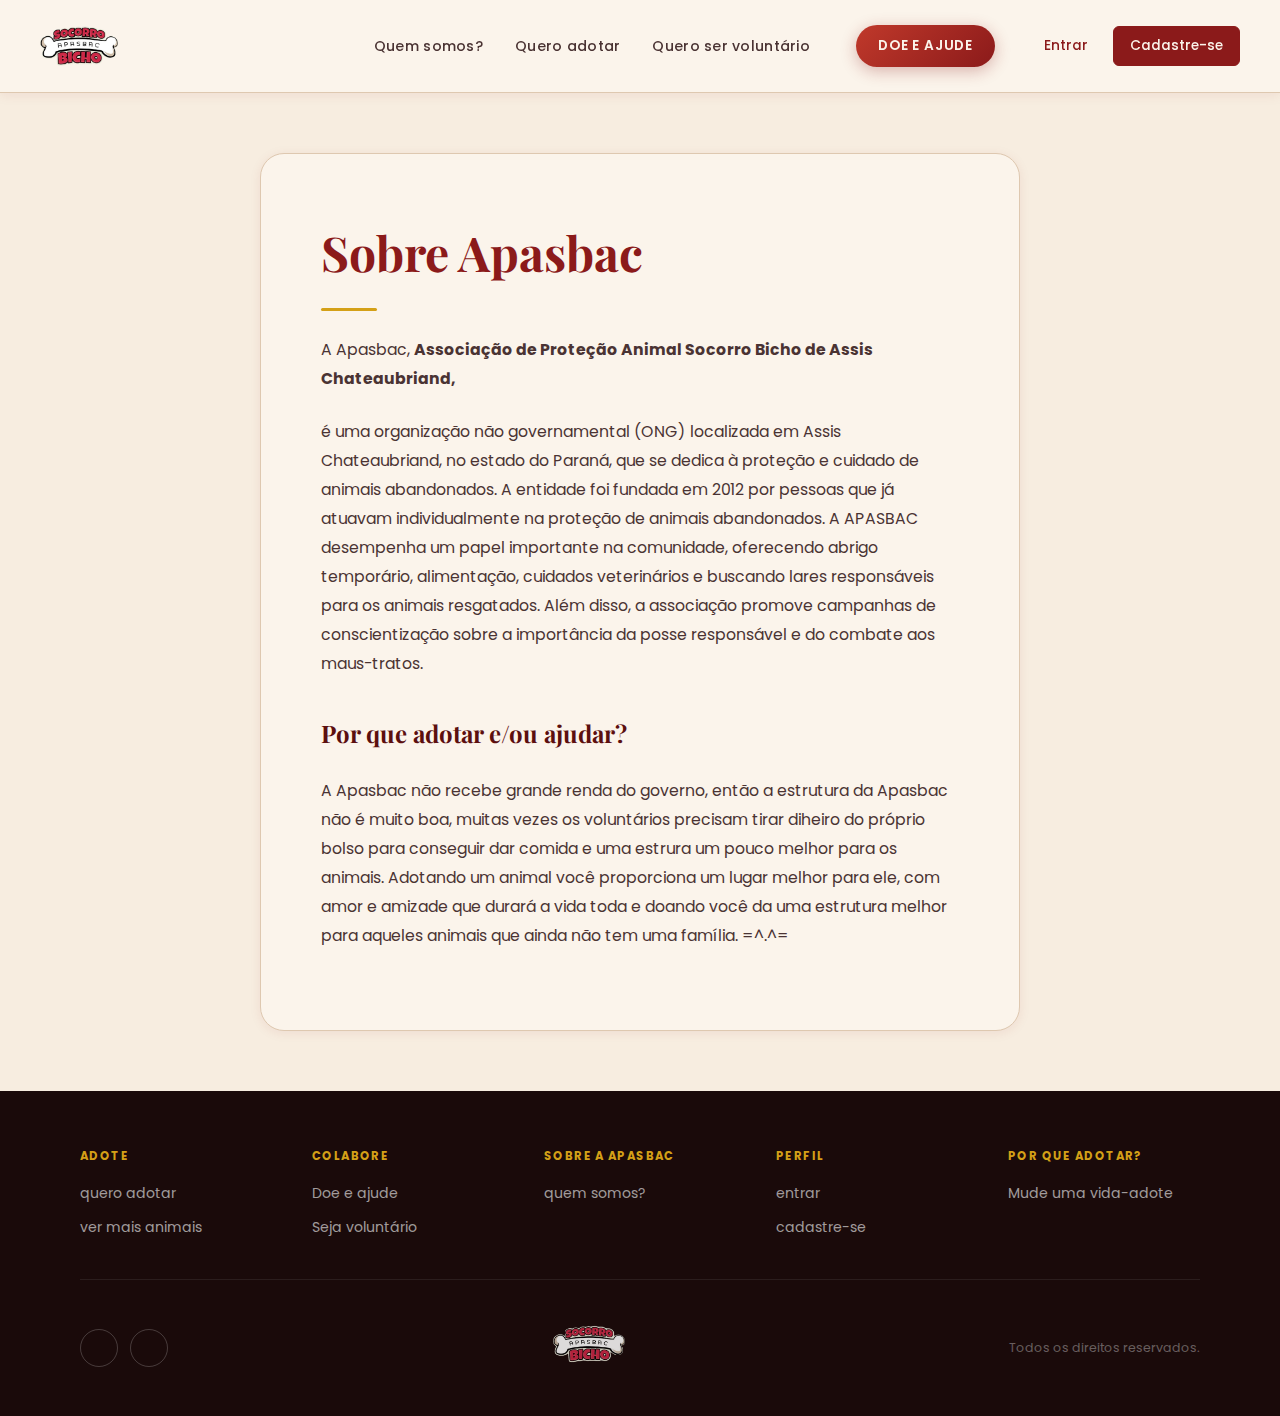
<file: quemsomos.html>
<!DOCTYPE html>
<html lang="pt-BR">

<head>
    <meta charset="UTF-8">
    <meta name="viewport" content="width=device-width, initial-scale=1.0">
    <title>Quem somos?</title>
    <link rel="stylesheet" href="css/style.css">
    <link rel="icon" href="imagens/Logo.webp" type="image/x-icon">
    <link rel="preconnect" href="https://fonts.googleapis.com">
    <link rel="preconnect" href="https://fonts.gstatic.com" crossorigin>
    <link href="https://fonts.googleapis.com/css2?family=Poppins:wght@400;600;700&display=swap" rel="stylesheet">
    <link rel="stylesheet" href="https://cdnjs.cloudflare.com/ajax/libs/font-awesome/6.5.2/css/all.min.css"
        integrity="sha512-SnH5WK+bZxgPHs44uWIX+LLJAJ9/2PkPKZ5QiAj6Ta86w+fsb2TkcmfRyVX3pBnMFcV7oQPJkl9QevSCWr3W6A=="
        crossorigin="anonymous" referrerpolicy="no-referrer" />
</head>

<body>

   <header class="main-header">
        <div class="header-container">
            <a href="index.html" class="logo-link">
                <img src="imagens/Logo.webp" alt="Logo da Apasbac" class="logo-img">
            </a>
            <nav class="main-nav">
                <ul>
                    <li><a href="quemsomos.html">Quem somos?</a></li>
                    <li><a href="queroadotar.html">Quero adotar</a></li>
                    <li><a href="queroservoluntario.html">Quero ser voluntário</a></li>
                </ul>
            </nav>

            <a href="doeeajude.html" class="btn-donate">DOE E AJUDE</a>

            <div class="user-actions">
                <a href="entrar.html">Entrar</a>
                <a href="cadastrarse.html">Cadastre-se</a>
            </div>
        </div>
    </header>

    <body>
        <main>
            <div class="content-container">
                <h1 class="page-title">Sobre Apasbac</h1>

                <p>A Apasbac, <strong>Associação de Proteção Animal Socorro Bicho de Assis Chateaubriand,</strong></p>

                <p>é uma organização não governamental (ONG) localizada em Assis Chateaubriand, no estado do Paraná, que
                    se dedica à proteção e cuidado de animais abandonados. A entidade foi fundada em 2012 por pessoas
                    que já atuavam individualmente na proteção de animais abandonados. A APASBAC desempenha um papel
                    importante na comunidade, oferecendo abrigo temporário, alimentação, cuidados veterinários e
                    buscando lares responsáveis para os animais resgatados. Além disso, a associação promove campanhas
                    de conscientização sobre a importância da posse responsável e do combate aos maus-tratos. </p>

                <h2 class="sub-title">Por que adotar e/ou ajudar?</h2>

                <p>A Apasbac não recebe grande renda do governo, então a estrutura da Apasbac não é muito boa, muitas
                    vezes os voluntários precisam tirar diheiro do próprio bolso para conseguir dar comida e uma estrura
                    um pouco melhor para os animais. Adotando um animal você proporciona um lugar melhor para ele, com
                    amor e amizade que durará a vida toda e doando você da uma estrutura melhor para aqueles animais que
                    ainda não tem uma família. =^.^=</p>
            </div>
        </main>
        <footer class="site-footer">
            <div class="footer-content-wrapper">
                <!-- Colunas de navegação -->
                <div class="footer-columns">
                    <div class="footer-column">
                        <h3>ADOTE</h3>
                        <a href="queroadotar.html">quero adotar</a>
                        <a href="queroadotar.html">ver mais animais</a>
                    </div>
                    <div class="footer-column">
                        <h3>COLABORE</h3>
                        <a href="doeeajude.html">Doe e ajude</a>
                        <a href="queroservoluntario.html">Seja voluntário</a>
                    </div>
                    <div class="footer-column">
                        <h3>SOBRE A APASBAC</h3>
                        <a href="quemsomos.html">quem somos?</a>
                    </div>
                    <div class="footer-column">
                        <h3>PERFIL</h3>
                        <a href="entrar.html">entrar</a>
                        <a href="cadastrarse.html">cadastre-se</a>
                    </div>
                    <div class="footer-column">
                        <h3>POR QUE ADOTAR?</h3>
                        <a href="#">Mude uma vida-adote</a>
                    </div>
                </div>

                <!-- Seção inferior do rodapé -->
                <div class="footer-bottom">
                    <div class="social-icons">
                        <a href="https://www.instagram.com/apasbac/" aria-label="Instagram" target="_blank"><i
                                class="fab fa-instagram"></i></a>
                        <a href="https://www.facebook.com/pages/Apasbac/226212191252399/#" aria-label="Facebook"
                            target="_blank"><i class="fab fa-facebook-f"></i></a>
                    </div>
                    <div class="footer-logo">
                        <!-- O logo original do site foi utilizado aqui -->
                        <img src="imagens/Logo.webp" alt="Logo Amigo não se compra">
                    </div>
                    <p class="copyright-text">Todos os direitos reservados.</p>
                </div>
            </div>
        </footer>
        <script src="script/script.js"></script>
    </body>

</html>
</file>
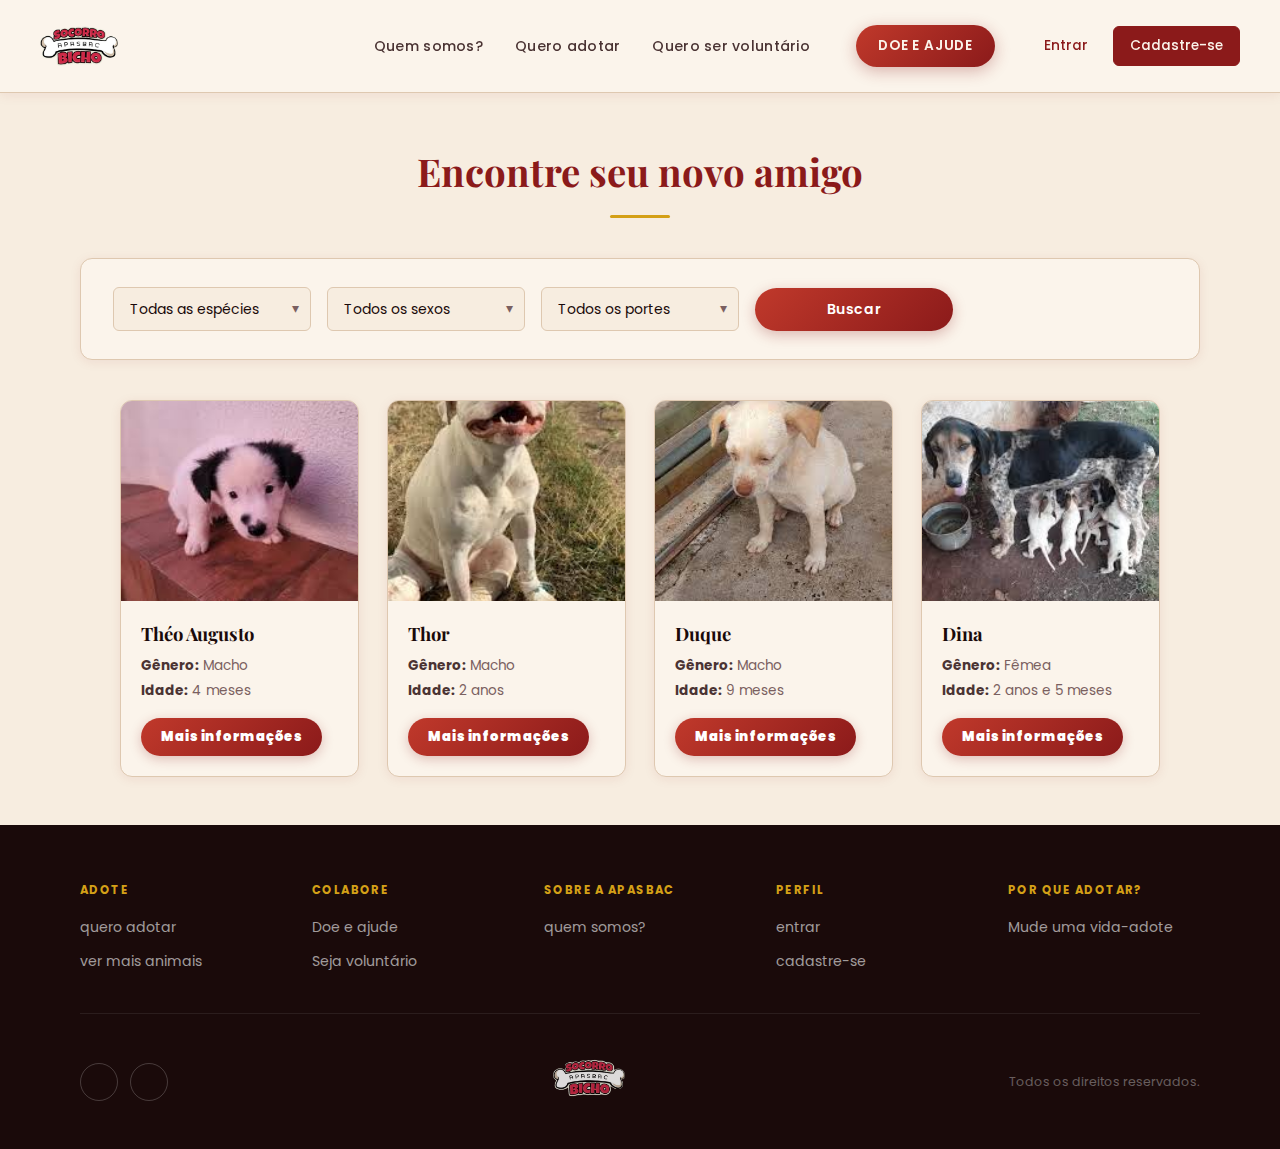
<file: queroadotar.html>
<!DOCTYPE html>
<html lang="pt-BR">

<head>
    <meta charset="UTF-8">
    <meta name="viewport" content="width=device-width, initial-scale=1.0">
    <title>Quero adotar</title>
    <link rel="stylesheet" href="css/style.css">
    <link rel="icon" href="imagens/Logo.webp" type="image/x-icon">
    <link rel="preconnect" href="https://fonts.googleapis.com">
    <link rel="preconnect" href="https://fonts.gstatic.com" crossorigin>
    <link href="https://fonts.googleapis.com/css2?family=Poppins:wght@400;600;700&display=swap" rel="stylesheet">
    <link rel="stylesheet" href="https://cdnjs.cloudflare.com/ajax/libs/font-awesome/6.5.2/css/all.min.css"
        integrity="sha512-SnH5WK+bZxgPHs44uWIX+LLJAJ9/2PkPKZ5QiAj6Ta86w+fsb2TkcmfRyVX3pBnMFcV7oQPJkl9QevSCWr3W6A=="
        crossorigin="anonymous" referrerpolicy="no-referrer" />
</head>

<body>

    <header class="main-header">
        <div class="header-container">
            <a href="index.html" class="logo-link">
                <img src="imagens/Logo.webp" alt="Logo da Apasbac" class="logo-img">
            </a>
            <nav class="main-nav">
                <ul>
                    <li><a href="quemsomos.html">Quem somos?</a></li>
                    <li><a href="queroadotar.html">Quero adotar</a></li>
                    <li><a href="queroservoluntario.html">Quero ser voluntário</a></li>
                </ul>
            </nav>

            <a href="doeeajude.html" class="btn-donate">DOE E AJUDE</a>

            <div class="user-actions">
                <a href="entrar.html">Entrar</a>
                <a href="cadastrarse.html">Cadastre-se</a>
            </div>
        </div>
    </header>
<body>
    <main>
         <div class="page-container">
        <h1 class="main-title">Encontre seu novo amigo</h1>

        <form class="search-filters">
            <div class="filter-grid">
                <div class="select-wrapper">
                    <select name="species">
                        <option value="">Todas as espécies</option>
                        <option value="dog">Cachorro</option>
                        <option value="cat">Gato</option>
                    </select>
                </div>
                <div class="select-wrapper">
                    <select name="gender">
                        <option value="">Todos os sexos</option>
                        <option value="male">Macho</option>
                        <option value="female">Fêmea</option>
                    </select>
                </div>
                <div class="select-wrapper">
                    <select name="size">
                        <option value="">Todos os portes</option>
                        <option value="small">Pequeno</option>
                        <option value="medium">Médio</option>
                        <option value="large">Grande</option>
                    </select>
                </div>
                <button type="submit" class="search-button">Buscar</button>
            </div>
            
        </form>
     
        <div class="container-pets">
            <div class="card-pet">
                <img src="imagens/animal2.jpeg" alt="">
                <div class="info-pet">
                    <h2>Théo Augusto</h2>
                    <p><strong>Gênero:</strong> Macho</p>
                    <p><strong>Idade:</strong> 4 meses</p>
                    <a href="maisinformacoes.html?pet=theo-augusto"><button><strong>Mais informações</strong></button></a>
                </div>
            </div>
            <div class="card-pet">
                <img src="imagens/animal1.jpeg" alt="">
                <div class="info-pet">
                    <h2>Thor</h2>
                    <p><strong>Gênero:</strong> Macho</p>
                    <p><strong>Idade:</strong> 2 anos</p>
                   <a href="maisinformacoes.html?pet=thor"><button><strong>Mais informações</strong></button></a>
                </div>
            </div>

            <div class="card-pet">
                <img src="imagens/animal3.jpeg" alt="">
                <div class="info-pet">
                    <h2>Duque</h2>
                    <p><strong>Gênero:</strong> Macho</p>
                    <p><strong>Idade:</strong> 9 meses</p>
                    <a href="maisinformacoes.html?pet=duque"><button><strong>Mais informações</strong></button></a>
                </div>
            </div>

            <div class="card-pet">
                <img src="imagens/animal4.jpeg" alt="">
                <div class="info-pet">
                    <h2>Dina</h2>
                    <p><strong>Gênero:</strong> Fêmea</p>
                    <p><strong>Idade:</strong> 2 anos e 5 meses</p>
                    <a href="maisinformacoes.html?pet=dina"><button><strong>Mais informações</strong></button></a>
                </div>
            </div>
    </div>
    </main>
    <footer class="site-footer">
        <div class="footer-content-wrapper">
            <div class="footer-columns">
                <div class="footer-column">
                    <h3>ADOTE</h3>
                    <a href="queroadotar.html">quero adotar</a>
                    <a href="queroadotar.html">ver mais animais</a>
                </div>
                <div class="footer-column">
                    <h3>COLABORE</h3>
                    <a href="doeeajude.html">Doe e ajude</a>
                    <a href="queroservoluntario.html">Seja voluntário</a>
                </div>
                <div class="footer-column">
                    <h3>SOBRE A APASBAC</h3>
                    <a href="quemsomos.html">quem somos?</a>
                </div>
                <div class="footer-column">
                    <h3>PERFIL</h3>
                    <a href="entrar.html">entrar</a>
                    <a href="cadastrarse.html">cadastre-se</a>
                </div>
                <div class="footer-column">
                    <h3>POR QUE ADOTAR?</h3>
                    <a href="#">Mude uma vida-adote</a>
                </div>
            </div>

            <div class="footer-bottom">
                <div class="social-icons">
                    <a href="https://www.instagram.com/apasbac/" aria-label="Instagram" target="_blank"><i class="fab fa-instagram"></i></a>
                    <a href="https://www.facebook.com/pages/Apasbac/226212191252399/#" aria-label="Facebook" target="_blank"><i class="fab fa-facebook-f"></i></a>
                </div>
                <div class="footer-logo">
                    <img src="imagens/Logo.webp" alt="Logo Amigo não se compra">
                </div>
                    <p class="copyright-text">Todos os direitos reservados.</p>
            </div>
        </div>
    </footer>
    <script src="script/script.js"></script>
</body>
</html>
</file>
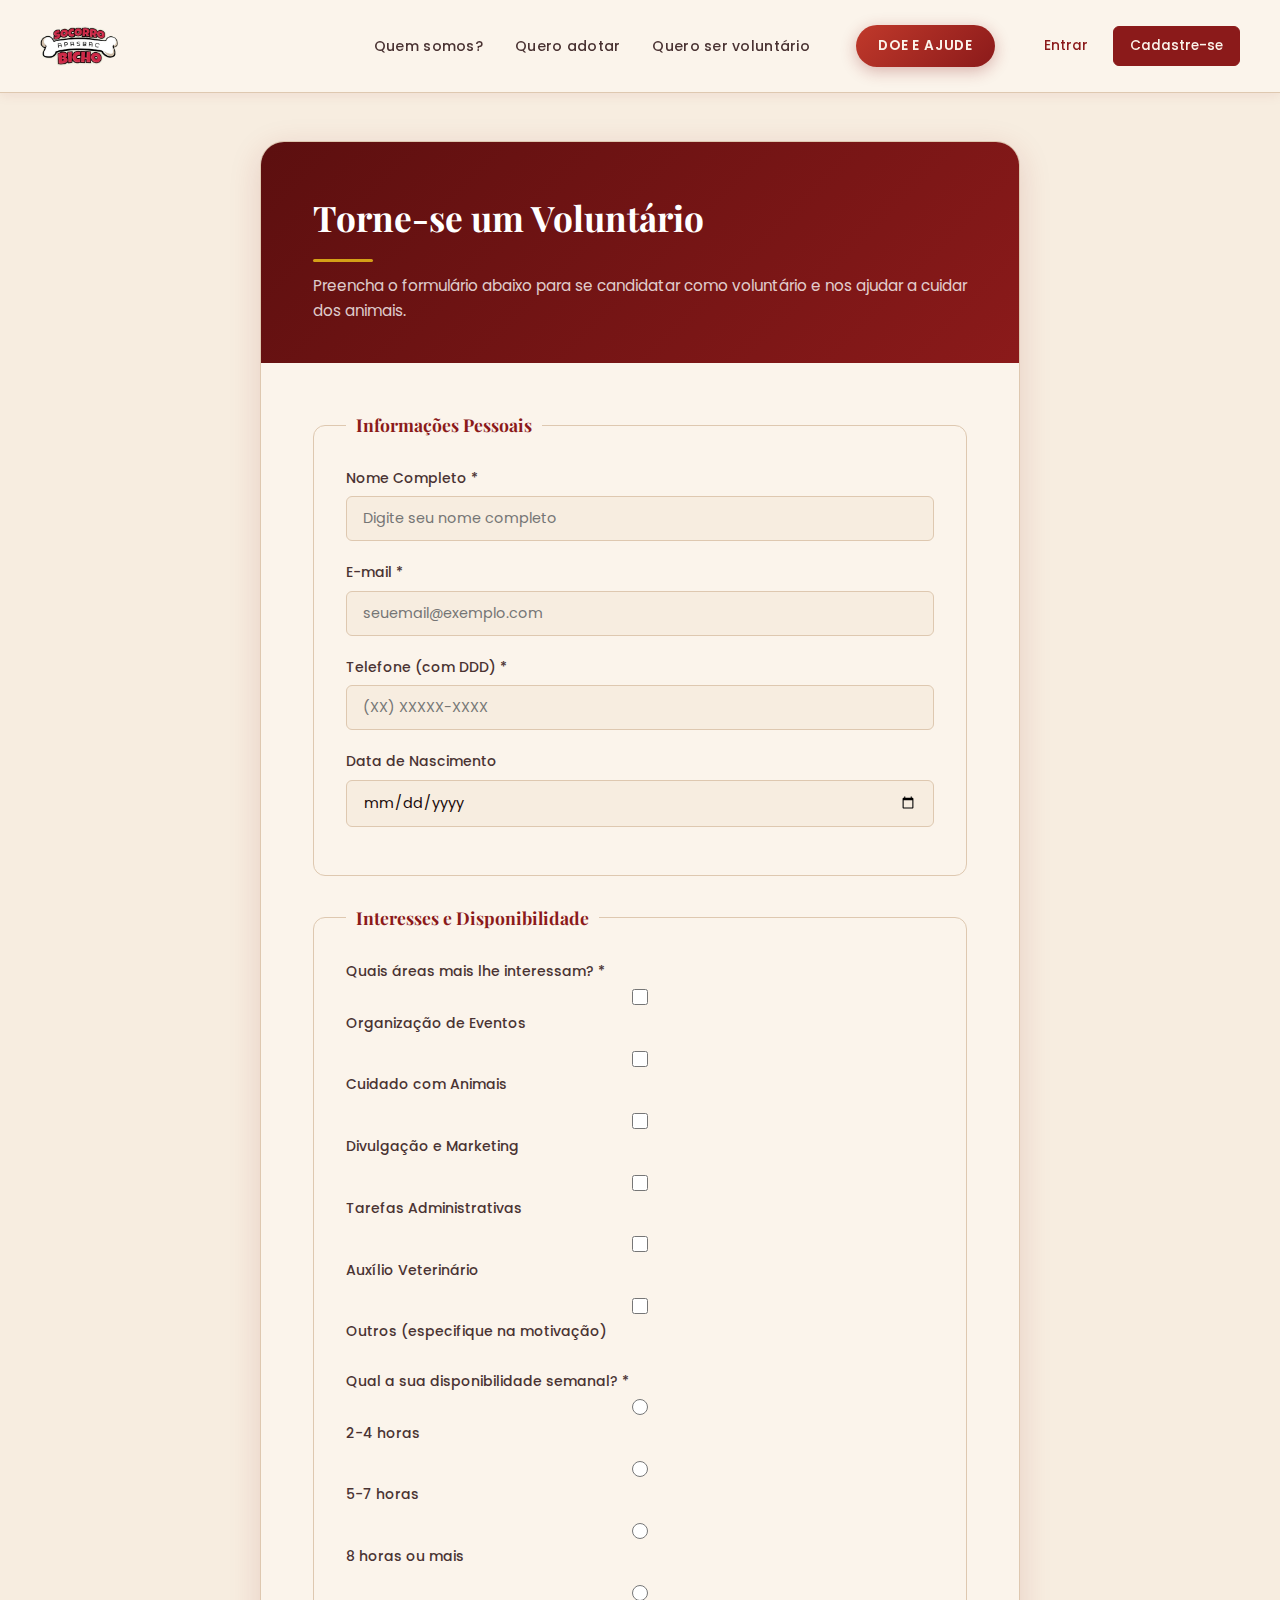
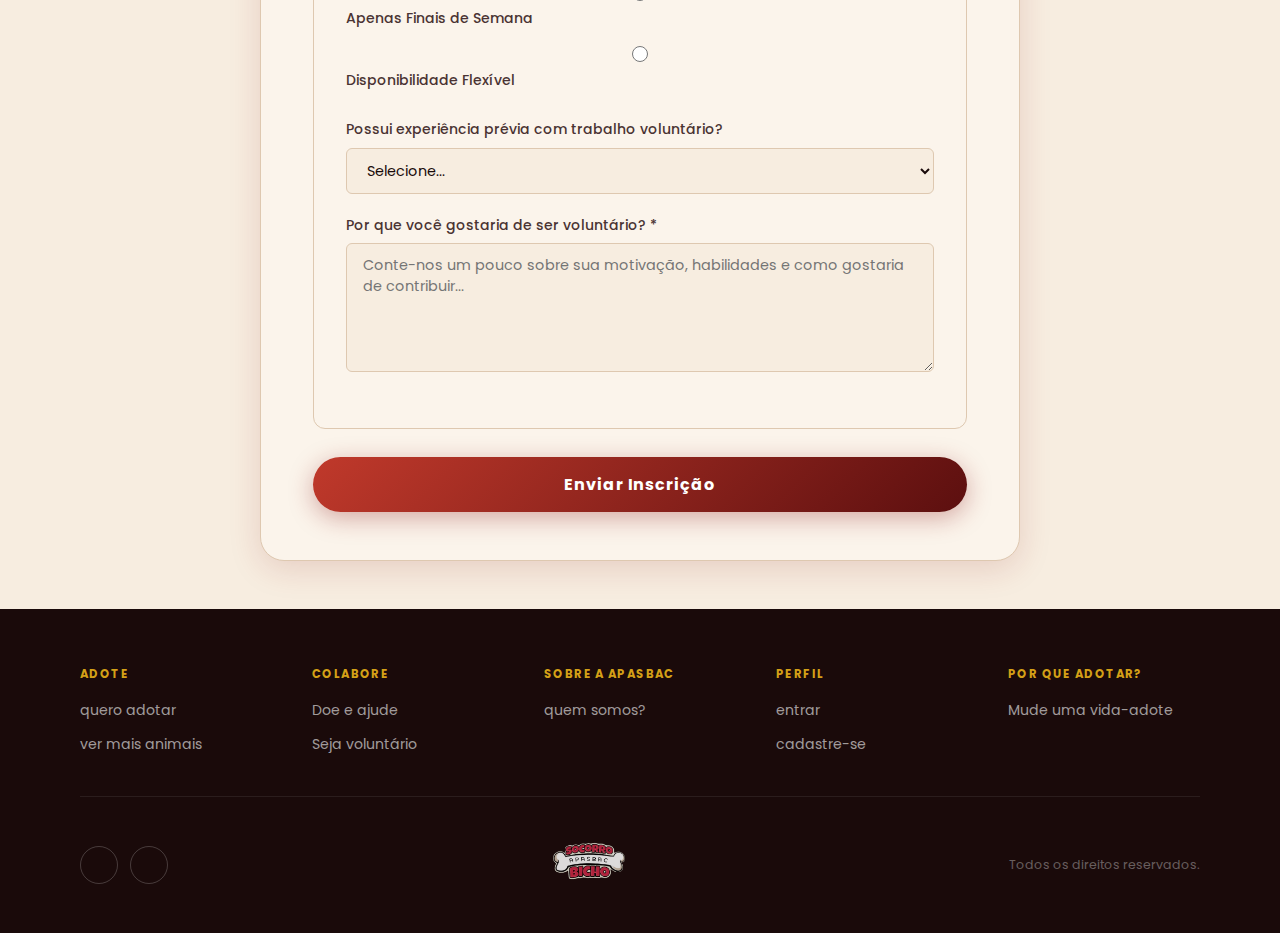
<file: queroservoluntario.html>
<!DOCTYPE html>
<html lang="pt-BR">

<head>
    <meta charset="UTF-8">
    <meta name="viewport" content="width=device-width, initial-scale=1.0">
    <title>Quero ser voluntário - Apasbac</title>
    <link rel="stylesheet" href="css/style.css">
    <link rel="icon" href="imagens/Logo.webp" type="image/x-icon">
    <link rel="preconnect" href="https://fonts.googleapis.com">
    <link rel="preconnect" href="https://fonts.gstatic.com" crossorigin>
    <link href="https://fonts.googleapis.com/css2?family=Poppins:wght@400;600;700&display=swap" rel="stylesheet">
    <link rel="stylesheet" href="https://cdnjs.cloudflare.com/ajax/libs/font-awesome/6.5.2/css/all.min.css"
        integrity="sha512-SnH5WK+bZxgPHs44uWIX+LLJAJ9/2PkPKZ5QiAj6Ta86w+fsb2TkcmfRyVX3pBnMFcV7oQPJkl9QevSCWr3W6A=="
        crossorigin="anonymous" referrerpolicy="no-referrer" />
</head>

<body>

   <header class="main-header">
        <div class="header-container">
            <a href="index.html" class="logo-link">
                <img src="imagens/Logo.webp" alt="Logo da Apasbac" class="logo-img">
            </a>
            <nav class="main-nav">
                <ul>
                    <li><a href="quemsomos.html">Quem somos?</a></li>
                    <li><a href="queroadotar.html">Quero adotar</a></li>
                    <li><a href="queroservoluntario.html">Quero ser voluntário</a></li>
                </ul>
            </nav>

            <a href="doeeajude.html" class="btn-donate">DOE E AJUDE</a>

            <div class="user-actions">
                <a href="entrar.html">Entrar</a>
                <a href="cadastrarse.html">Cadastre-se</a>
            </div>
        </div>
    </header>
    
    <main class="page-container">
        <div class="form-container">
            <div class="form-header">
                <h1 class="main-title">Torne-se um Voluntário</h1>
                <p>Preencha o formulário abaixo para se candidatar como voluntário e nos ajudar a cuidar dos animais.</p>
            </div>

            <form action="#" method="POST" class="volunteer-form">
                <!-- Seção de Informações Pessoais -->
                <fieldset>
                    <legend>Informações Pessoais</legend>
                    <div class="input-group">
                        <label for="full-name">Nome Completo *</label>
                        <input type="text" id="full-name" name="full_name" required placeholder="Digite seu nome completo">
                    </div>
                    
                    <div class="input-group">
                        <label for="email">E-mail *</label>
                        <input type="email" id="email" name="email" required placeholder="seuemail@exemplo.com">
                    </div>
                    
                    <div class="input-group">
                        <label for="phone">Telefone (com DDD) *</label>
                        <input type="tel" id="phone" name="phone" placeholder="(XX) XXXXX-XXXX" required>
                    </div>
                    
                    <div class="input-group">
                        <label for="birth-date">Data de Nascimento</label>
                        <input type="date" id="birth-date" name="birth_date">
                    </div>
                </fieldset>

                <!-- Seção de Interesses e Habilidades -->
                <fieldset>
                    <legend>Interesses e Disponibilidade</legend>
                    <div class="input-group">
                        <label>Quais áreas mais lhe interessam? *</label>
                        <div class="checkbox-group">
                            <label><input type="checkbox" name="interests[]" value="events"> Organização de Eventos</label>
                            <label><input type="checkbox" name="interests[]" value="animals"> Cuidado com Animais</label>
                            <label><input type="checkbox" name="interests[]" value="marketing"> Divulgação e Marketing</label>
                            <label><input type="checkbox" name="interests[]" value="admin"> Tarefas Administrativas</label>
                            <label><input type="checkbox" name="interests[]" value="vet"> Auxílio Veterinário</label>
                            <label><input type="checkbox" name="interests[]" value="other"> Outros (especifique na motivação)</label>
                        </div>
                    </div>

                    <div class="input-group">
                        <label>Qual a sua disponibilidade semanal? *</label>
                        <div class="radio-group">
                            <label><input type="radio" name="availability" value="2-4h" required> 2-4 horas</label>
                            <label><input type="radio" name="availability" value="5-7h"> 5-7 horas</label>
                            <label><input type="radio" name="availability" value="8h+"> 8 horas ou mais</label>
                            <label><input type="radio" name="availability" value="weekends"> Apenas Finais de Semana</label>
                            <label><input type="radio" name="availability" value="flexible"> Disponibilidade Flexível</label>
                        </div>
                    </div>
                    
                    <div class="input-group">
                        <label for="experience">Possui experiência prévia com trabalho voluntário?</label>
                        <select id="experience" name="experience">
                            <option value="">Selecione...</option>
                            <option value="yes">Sim</option>
                            <option value="no">Não</option>
                        </select>
                    </div>
                    
                    <div class="input-group">
                        <label for="motivation">Por que você gostaria de ser voluntário? *</label>
                        <textarea id="motivation" name="motivation" rows="5" required placeholder="Conte-nos um pouco sobre sua motivação, habilidades e como gostaria de contribuir..."></textarea>
                    </div>
                </fieldset>

                <!-- Botão de Envio -->
                <button type="submit" class="submit-btn">Enviar Inscrição</button>
            </form>
        </div>
    </main>

    <footer class="site-footer">
        <div class="footer-content-wrapper">
            <!-- Colunas de navegação -->
            <div class="footer-columns">
                <div class="footer-column">
                    <h3>ADOTE</h3>
                    <a href="queroadotar.html">quero adotar</a>
                    <a href="queroadotar.html">ver mais animais</a>
                </div>
                <div class="footer-column">
                    <h3>COLABORE</h3>
                    <a href="doeeajude.html">Doe e ajude</a>
                    <a href="queroservoluntario.html">Seja voluntário</a>
                </div>
                <div class="footer-column">
                    <h3>SOBRE A APASBAC</h3>
                    <a href="quemsomos.html">quem somos?</a>
                </div>
                <div class="footer-column">
                    <h3>PERFIL</h3>
                    <a href="entrar.html">entrar</a>
                    <a href="cadastrarse.html">cadastre-se</a>
                </div>
                <div class="footer-column">
                    <h3>POR QUE ADOTAR?</h3>
                    <a href="#">Mude uma vida-adote</a>
                </div>
            </div>

            <!-- Seção inferior do rodapé -->
            <div class="footer-bottom">
                <div class="social-icons">
                    <a href="https://www.instagram.com/apasbac/" aria-label="Instagram" target="_blank"><i class="fab fa-instagram"></i></a>
                    <a href="https://www.facebook.com/pages/Apasbac/226212191252399/#" aria-label="Facebook" target="_blank"><i class="fab fa-facebook-f"></i></a>
                </div>
                <div class="footer-logo">
                    <img src="imagens/Logo.webp" alt="Logo Amigo não se compra">
                </div>
                    <p class="copyright-text">Todos os direitos reservados.</p>
            </div>
        </div>
    </footer>
    <script src="script/script.js"></script>
</body>
</html>
</file>
<file: css/style.css>
/* ============================================
   APASBAC - Design System Moderno
   Paleta: Vermelho profundo + Creme + Dourado
   Tipografia: Playfair Display + Poppins
   ============================================ */

@import url('https://fonts.googleapis.com/css2?family=Playfair+Display:ital,wght@0,700;0,900;1,700&family=Poppins:wght@300;400;500;600;700&display=swap');

/* ============ RESET & VARIÁVEIS ============ */
*, *::before, *::after {
    margin: 0;
    padding: 0;
    box-sizing: border-box;
}

:root {
    --primary:      #8B1A1A;
    --primary-dark: #5C0F0F;
    --primary-light:#C0392B;
    --accent:       #D4A017;
    --accent-light: #F0C040;
    --cream:        #F7EDE0;       /* fundo geral — creme quente */
    --cream-dark:   #EDD9C3;       /* fundo escuro / inputs */
    --cream-card:   #FBF4EB;       /* cards e painéis */
    --white:        #FBF4EB;       /* "branco" agora é off-white caramelo suave */
    --text-dark:    #1A0A0A;
    --text-mid:     #4A3333;
    --text-light:   #7A6060;
    --border:       #DEC8B0;
    --shadow-sm:    0 2px 12px rgba(139,26,26,0.08);
    --shadow-md:    0 8px 32px rgba(139,26,26,0.15);
    --shadow-lg:    0 20px 60px rgba(139,26,26,0.2);
    --radius-sm:    6px;
    --radius-md:    12px;
    --radius-lg:    24px;
    --radius-pill:  999px;
    --transition:   0.3s cubic-bezier(0.4,0,0.2,1);
}

html { scroll-behavior: smooth; }

body {
    font-family: 'Poppins', sans-serif;
    background-color: var(--cream);
    color: var(--text-dark);
    line-height: 1.6;
    overflow-x: hidden;
}

/* ============ SCROLLBAR ============ */
::-webkit-scrollbar { width: 6px; }
::-webkit-scrollbar-track { background: var(--cream-dark); }
::-webkit-scrollbar-thumb { background: var(--primary); border-radius: 3px; }

/* ============ HEADER ============ */
.main-header {
    width: 100%;
    background: var(--cream-card);
    border-bottom: 1px solid var(--border);
    position: sticky;
    top: 0;
    z-index: 1000;
    box-shadow: var(--shadow-sm);
}

.header-container {
    max-width: 1280px;
    margin: 0 auto;
    padding: 0 40px;
    height: 92px;
    display: flex;
    align-items: center;
    gap: 32px;
}

.logo-link { display: flex; align-items: center; flex-shrink: 0; }

.logo-img {
    height: 78px;
    width: auto;
    display: block;
    transition: transform var(--transition);
}
.logo-img:hover { transform: scale(1.05); }

.main-nav { margin-left: auto; }

.main-nav ul {
    display: flex;
    list-style: none;
    gap: 4px;
}

.main-nav a {
    text-decoration: none;
    color: var(--text-mid);
    font-weight: 500;
    font-size: 0.88rem;
    letter-spacing: 0.02em;
    padding: 8px 14px;
    border-radius: var(--radius-sm);
    transition: all var(--transition);
    white-space: nowrap;
    background: transparent;
}

.main-nav a:hover {
    color: var(--primary);
    background: rgba(139,26,26,0.06);
}

.btn-donate {
    background: linear-gradient(135deg, var(--primary-light), var(--primary));
    color: var(--white) !important;
    padding: 10px 22px;
    border-radius: var(--radius-pill);
    text-decoration: none;
    font-weight: 600;
    font-size: 0.85rem;
    letter-spacing: 0.06em;
    text-transform: uppercase;
    transition: all var(--transition);
    box-shadow: 0 4px 16px rgba(139,26,26,0.3);
    white-space: nowrap;
    flex-shrink: 0;
}
.btn-donate:hover {
    transform: translateY(-2px);
    box-shadow: 0 8px 24px rgba(139,26,26,0.4);
    filter: brightness(1.08);
}

.user-actions {
    display: flex;
    align-items: center;
    gap: 8px;
    flex-shrink: 0;
}
.user-actions a {
    text-decoration: none;
    font-weight: 500;
    font-size: 0.85rem;
    padding: 8px 16px;
    border-radius: var(--radius-sm);
    transition: all var(--transition);
}
.user-actions a:first-child {
    color: var(--primary);
    background: transparent;
    border: 1.5px solid transparent;
}
.user-actions a:first-child:hover {
    border-color: var(--primary);
    background: rgba(139,26,26,0.04);
}
.user-actions a:last-child {
    color: var(--white);
    background: var(--primary);
    border: 1.5px solid var(--primary);
}
.user-actions a:last-child:hover {
    background: var(--primary-dark);
    border-color: var(--primary-dark);
}

/* ============ HERO / CAROUSEL ============ */
main .h1 {
    text-align: center;
    padding: 48px 20px 16px;
    background: transparent;
}
main .h1 h1 {
    font-family: 'Playfair Display', serif;
    font-size: clamp(1.8rem, 3vw, 2.8rem);
    color: var(--primary);
    font-weight: 900;
}
main .h1 h1 i { color: var(--accent); }

.carousel-container {
    width: 90%;
    max-width: 960px;
    margin: 16px auto 48px;
    position: relative;
    overflow: hidden;
    border-radius: var(--radius-lg);
    box-shadow: var(--shadow-lg);
}

.carousel-slide {
    display: none;
    width: 100%;
    height: 480px;
    position: relative;
}
.carousel-slide img {
    width: 100%;
    height: 100%;
    object-fit: cover;
    display: block;
}

.carousel-text {
    position: absolute;
    bottom: 0;
    left: 0;
    right: 0;
    background: linear-gradient(0deg, rgba(92,15,15,0.92) 0%, rgba(92,15,15,0.6) 70%, transparent 100%);
    color: white;
    padding: 48px 40px 32px;
    text-align: left;
}
.carousel-text h1 {
    font-family: 'Playfair Display', serif;
    font-size: clamp(1.6rem, 3vw, 2.4rem);
    color: var(--accent-light);
    margin-bottom: 4px;
}
.carousel-text h2 {
    font-size: clamp(1.1rem, 2vw, 1.5rem);
    font-weight: 700;
    margin: 0 0 4px;
}
.carousel-text h3 {
    font-size: 0.95rem;
    font-weight: 500;
    opacity: 0.9;
    margin-bottom: 8px;
}
.carousel-text p {
    font-size: 0.9rem;
    opacity: 0.8;
    max-width: 480px;
}

.carousel-nav {
    position: absolute;
    bottom: 16px;
    right: 20px;
    display: flex;
    gap: 6px;
}
.carousel-nav button {
    width: 10px;
    height: 10px;
    border-radius: 50%;
    border: 2px solid rgba(255,255,255,0.7);
    background: transparent;
    cursor: pointer;
    transition: all var(--transition);
    padding: 0;
}
.carousel-nav button.active {
    background: var(--white);
    border-color: var(--white);
    transform: scale(1.25);
}

#prevBtn, #nextBtn {
    position: absolute;
    top: 50%;
    transform: translateY(-50%);
    background: rgba(255,255,255,0.15);
    backdrop-filter: blur(8px);
    color: white;
    border: 1.5px solid rgba(255,255,255,0.3);
    width: 44px;
    height: 44px;
    display: flex;
    align-items: center;
    justify-content: center;
    cursor: pointer;
    border-radius: 50%;
    font-size: 16px;
    z-index: 10;
    transition: all var(--transition);
}
#prevBtn:hover, #nextBtn:hover {
    background: rgba(255,255,255,0.3);
    transform: translateY(-50%) scale(1.1);
}
#prevBtn { left: 16px; }
#nextBtn { right: 16px; }

/* ============ ACTIONS SECTION ============ */
.actions-section {
    display: flex;
    justify-content: center;
    gap: 16px;
    padding: 32px 20px;
    background: var(--cream-card);
    border-top: 1px solid var(--border);
    border-bottom: 1px solid var(--border);
}

.action-btn {
    padding: 14px 36px;
    border-radius: var(--radius-pill);
    font-size: 0.95rem;
    font-weight: 600;
    cursor: pointer;
    text-decoration: none;
    transition: all var(--transition);
    letter-spacing: 0.02em;
}
.action-btn.primary {
    background: linear-gradient(135deg, var(--primary-light), var(--primary));
    color: white;
    border: none;
    box-shadow: 0 4px 16px rgba(139,26,26,0.3);
}
.action-btn.primary:hover {
    transform: translateY(-3px);
    box-shadow: 0 8px 28px rgba(139,26,26,0.4);
}
.action-btn.secondary {
    background: transparent;
    color: var(--primary);
    border: 2px solid var(--primary);
}
.action-btn.secondary:hover {
    background: rgba(139,26,26,0.06);
    transform: translateY(-3px);
}

/* ============ PETS SECTION ============ */
main .amigos {
    text-align: center;
    padding: 52px 20px 20px;
    margin: 0;
}
main .amigos h1 {
    font-family: 'Playfair Display', serif;
    font-size: clamp(1.6rem, 3vw, 2.4rem);
    color: var(--primary);
    display: inline-block;
    position: relative;
}
main .amigos h1::after {
    content: '';
    display: block;
    width: 60px;
    height: 3px;
    background: var(--accent);
    margin: 10px auto 0;
    border-radius: 2px;
}

.container-pets {
    display: grid;
    grid-template-columns: repeat(auto-fill, minmax(230px, 1fr));
    gap: 28px;
    max-width: 1200px;
    margin: 24px auto 0;
    padding: 0 40px;
}

.card-pet {
    background: var(--white);
    border-radius: var(--radius-md);
    overflow: hidden;
    box-shadow: var(--shadow-sm);
    border: 1px solid var(--border);
    transition: all var(--transition);
    cursor: pointer;
}
.card-pet:hover {
    transform: translateY(-8px);
    box-shadow: var(--shadow-md);
    border-color: var(--primary-light);
}
.card-pet img {
    width: 100%;
    height: 200px;
    object-fit: cover;
    display: block;
    transition: transform 0.5s ease;
}
.card-pet:hover img { transform: scale(1.05); }

.info-pet {
    padding: 18px 20px 20px;
}
.info-pet h2 {
    font-family: 'Playfair Display', serif;
    font-size: 1.15rem;
    color: var(--text-dark);
    margin-bottom: 6px;
}
.info-pet p {
    font-size: 0.85rem;
    color: var(--text-light);
    margin: 3px 0;
}
.info-pet p strong { color: var(--text-mid); }

.info-pet a { text-decoration: none; }
.info-pet button {
    margin-top: 14px;
    background: linear-gradient(135deg, var(--primary-light), var(--primary));
    border: none;
    padding: 9px 20px;
    border-radius: var(--radius-pill);
    color: white;
    font-size: 0.82rem;
    font-family: 'Poppins', sans-serif;
    font-weight: 600;
    letter-spacing: 0.04em;
    cursor: pointer;
    transition: all var(--transition);
    box-shadow: 0 3px 12px rgba(139,26,26,0.25);
}
.info-pet button:hover {
    transform: translateY(-2px);
    box-shadow: 0 6px 20px rgba(139,26,26,0.35);
    filter: brightness(1.08);
}

.btn-container {
    display: flex;
    justify-content: center;
    padding: 36px 0 16px;
}
.btn-pesquisar {
    background: var(--white);
    border: 2px solid var(--primary);
    color: var(--primary);
    padding: 12px 40px;
    font-family: 'Poppins', sans-serif;
    font-size: 0.9rem;
    font-weight: 600;
    letter-spacing: 0.04em;
    cursor: pointer;
    border-radius: var(--radius-pill);
    transition: all var(--transition);
}
.btn-pesquisar:hover {
    background: var(--primary);
    color: white;
    transform: translateY(-2px);
    box-shadow: 0 4px 16px rgba(139,26,26,0.25);
}

/* ============ INTRO SECTION ============ */
.intro-modern {
    background: linear-gradient(135deg, var(--primary-dark) 0%, var(--primary) 100%) !important;
    margin-top: 48px;
    text-align: center;
    padding: 80px 40px !important;
    position: relative;
    overflow: hidden;
}
.intro-modern::before {
    content: '';
    position: absolute;
    top: -60px; right: -60px;
    width: 320px; height: 320px;
    background: rgba(255,255,255,0.04);
    border-radius: 50%;
}
.intro-modern::after {
    content: '';
    position: absolute;
    bottom: -80px; left: -40px;
    width: 280px; height: 280px;
    background: rgba(255,255,255,0.03);
    border-radius: 50%;
}
.intro-modern h1 {
    font-family: 'Playfair Display', serif !important;
    font-size: clamp(2rem, 4vw, 3.2rem) !important;
    color: var(--white) !important;
    line-height: 1.2;
    margin-bottom: 20px !important;
}
.intro-modern h1 span { color: var(--accent-light) !important; }
.intro-modern p {
    color: rgba(255,255,255,0.8) !important;
    font-size: 1.05rem !important;
    max-width: 560px;
    margin: 0 auto !important;
    line-height: 1.7;
}

/* ============ FOOTER ============ */
.site-footer {
    background: var(--text-dark);
    color: rgba(255,255,255,0.75);
    margin-top: 0;
    padding-top: 56px;
}
.footer-content-wrapper { max-width: 1200px; margin: 0 auto; padding: 0 40px 0; }

.footer-columns {
    display: flex;
    gap: 40px;
    flex-wrap: wrap;
    padding-bottom: 40px;
    border-bottom: 1px solid rgba(255,255,255,0.08);
}
.footer-column {
    display: flex;
    flex-direction: column;
    gap: 12px;
    flex: 1;
    min-width: 130px;
}
.footer-column h3 {
    font-size: 0.72rem;
    font-weight: 700;
    letter-spacing: 0.12em;
    color: var(--accent);
    text-transform: uppercase;
    margin-bottom: 4px;
}
.footer-column a {
    text-decoration: none;
    color: rgba(255,255,255,0.6);
    font-size: 0.88rem;
    transition: color var(--transition);
}
.footer-column a:hover { color: var(--white); }

.footer-bottom {
    display: flex;
    align-items: center;
    justify-content: space-between;
    padding: 28px 0;
    gap: 20px;
    flex-wrap: wrap;
}
.social-icons { display: flex; gap: 12px; }
.social-icons a {
    width: 38px;
    height: 38px;
    border-radius: 50%;
    border: 1.5px solid rgba(255,255,255,0.2);
    display: flex;
    align-items: center;
    justify-content: center;
    color: rgba(255,255,255,0.7);
    text-decoration: none;
    font-size: 0.9rem;
    transition: all var(--transition);
}
.social-icons a:hover {
    background: var(--primary);
    border-color: var(--primary);
    color: white;
    transform: translateY(-2px);
}
.footer-logo img { height: 72px; width: auto; opacity: 0.85; }
.copyright-text {
    font-size: 0.78rem;
    color: rgba(255,255,255,0.35);
    text-align: right;
}

/* ============ QUEM SOMOS ============ */
.content-container {
    max-width: 760px;
    margin: 60px auto;
    padding: 0 40px;
    background: var(--white);
    border-radius: var(--radius-lg);
    box-shadow: var(--shadow-sm);
    padding: 60px;
    border: 1px solid var(--border);
}
.page-title {
    font-family: 'Playfair Display', serif;
    font-size: clamp(2rem, 4vw, 3rem);
    color: var(--primary);
    margin-bottom: 8px;
    position: relative;
    padding-bottom: 20px;
}
.page-title::after {
    content: '';
    position: absolute;
    bottom: 0; left: 0;
    width: 56px; height: 3px;
    background: var(--accent);
    border-radius: 2px;
}
.content-container p {
    color: var(--text-mid);
    line-height: 1.85;
    margin-bottom: 20px;
    font-size: 0.98rem;
    margin-top: 24px;
}
.sub-title {
    font-family: 'Playfair Display', serif;
    font-size: 1.5rem;
    color: var(--primary-dark);
    margin-top: 36px;
    margin-bottom: 4px;
}

/* ============ QUERO ADOTAR ============ */
.page-container {
    max-width: 1200px;
    margin: 0 auto;
    padding: 48px 40px;
}
.main-title {
    font-family: 'Playfair Display', serif;
    font-size: clamp(1.8rem, 3vw, 2.8rem);
    color: var(--primary);
    text-align: center;
    margin-bottom: 40px;
    position: relative;
    padding-bottom: 16px;
}
.main-title::after {
    content: '';
    position: absolute;
    bottom: 0; left: 50%;
    transform: translateX(-50%);
    width: 60px; height: 3px;
    background: var(--accent);
    border-radius: 2px;
}

.search-filters {
    background: var(--white);
    padding: 28px 32px;
    border-radius: var(--radius-md);
    box-shadow: var(--shadow-sm);
    border: 1px solid var(--border);
    margin-bottom: 40px;
}
.filter-grid {
    display: grid;
    grid-template-columns: repeat(auto-fill, minmax(180px, 1fr));
    gap: 16px;
    align-items: end;
}

.select-wrapper {
    position: relative;
}
.select-wrapper::after {
    content: '▾';
    position: absolute;
    right: 12px; top: 50%;
    transform: translateY(-50%);
    color: var(--text-light);
    pointer-events: none;
    font-size: 0.85rem;
}
.select-wrapper select,
.name-input,
.search-button {
    width: 100%;
    padding: 11px 16px;
    border: 1.5px solid var(--border);
    border-radius: var(--radius-sm);
    font-family: 'Poppins', sans-serif;
    font-size: 0.875rem;
    background: var(--cream);
    color: var(--text-dark);
    appearance: none;
    transition: border-color var(--transition), box-shadow var(--transition);
    cursor: pointer;
}
.select-wrapper select:focus,
.name-input:focus {
    outline: none;
    border-color: var(--primary);
    box-shadow: 0 0 0 3px rgba(139,26,26,0.08);
    background: var(--white);
}
.name-input { background: var(--cream); }
.search-button {
    background: linear-gradient(135deg, var(--primary-light), var(--primary));
    color: white;
    border: none;
    font-weight: 600;
    letter-spacing: 0.04em;
    cursor: pointer;
    border-radius: var(--radius-pill);
    padding: 11px 24px;
    transition: all var(--transition);
    box-shadow: 0 4px 14px rgba(139,26,26,0.28);
}
.search-button:hover {
    transform: translateY(-2px);
    box-shadow: 0 6px 20px rgba(139,26,26,0.38);
}

/* ============ VOLUNTÁRIO ============ */
.form-container {
    max-width: 760px;
    margin: 0 auto;
    background: var(--white);
    border-radius: var(--radius-lg);
    box-shadow: var(--shadow-md);
    border: 1px solid var(--border);
    overflow: hidden;
}
.form-header {
    background: linear-gradient(135deg, var(--primary-dark), var(--primary));
    padding: 48px 52px 40px;
    color: white;
}
.form-header h1.main-title {
    color: white;
    text-align: left;
    margin-bottom: 12px;
    font-size: clamp(1.6rem, 3vw, 2.2rem);
}
.form-header h1.main-title::after { background: var(--accent); left: 0; transform: none; }
.form-header p { color: rgba(255,255,255,0.8); font-size: 0.95rem; }

.volunteer-form {
    padding: 48px 52px;
}
.volunteer-form fieldset {
    border: 1.5px solid var(--border);
    border-radius: var(--radius-md);
    padding: 28px 32px;
    margin-bottom: 28px;
}
.volunteer-form legend {
    font-family: 'Playfair Display', serif;
    font-size: 1.1rem;
    color: var(--primary);
    font-weight: 700;
    padding: 0 10px;
}
.volunteer-form .input-group { margin-bottom: 20px; }
.volunteer-form .input-group label {
    display: block;
    margin-bottom: 7px;
    font-size: 0.875rem;
    font-weight: 500;
    color: var(--text-mid);
}
.volunteer-form input[type="text"],
.volunteer-form input[type="email"],
.volunteer-form input[type="tel"],
.volunteer-form input[type="date"],
.volunteer-form select,
.volunteer-form textarea {
    width: 100%;
    padding: 11px 16px;
    border: 1.5px solid var(--border);
    border-radius: var(--radius-sm);
    font-family: 'Poppins', sans-serif;
    font-size: 0.9rem;
    background: var(--cream);
    color: var(--text-dark);
    transition: border-color var(--transition), box-shadow var(--transition);
}
.volunteer-form input:focus,
.volunteer-form select:focus,
.volunteer-form textarea:focus {
    outline: none;
    border-color: var(--primary);
    box-shadow: 0 0 0 3px rgba(139,26,26,0.08);
    background: var(--white);
}
.volunteer-form textarea { resize: vertical; min-height: 120px; }

.checkbox-group,
.radio-group {
    display: flex;
    flex-direction: column;
    gap: 10px;
}
.checkbox-group label,
.radio-group label {
    display: flex;
    align-items: center;
    gap: 10px;
    font-size: 0.875rem;
    color: var(--text-mid);
    cursor: pointer;
}
.checkbox-group input,
.radio-group input {
    accent-color: var(--primary);
    width: 16px; height: 16px;
    flex-shrink: 0;
}

.submit-btn {
    width: 100%;
    padding: 15px;
    background: linear-gradient(135deg, var(--primary-light), var(--primary-dark));
    color: white;
    border: none;
    border-radius: var(--radius-pill);
    font-family: 'Poppins', sans-serif;
    font-size: 1rem;
    font-weight: 700;
    letter-spacing: 0.06em;
    cursor: pointer;
    transition: all var(--transition);
    box-shadow: 0 6px 24px rgba(139,26,26,0.35);
}
.submit-btn:hover {
    transform: translateY(-3px);
    box-shadow: 0 10px 32px rgba(139,26,26,0.45);
    filter: brightness(1.06);
}

/* ============ LOGIN / CADASTRO ============ */
.login-container,
.signup-container {
    display: flex;
    align-items: center;
    justify-content: center;
    min-height: calc(100vh - 92px);
    padding: 40px 20px;
    background: radial-gradient(ellipse at 60% 30%, rgba(139,26,26,0.09) 0%, transparent 70%), var(--cream);
}

.login-card,
.signup-card {
    background: var(--white);
    width: 100%;
    max-width: 440px;
    border-radius: var(--radius-lg);
    box-shadow: var(--shadow-lg);
    border: 1px solid var(--border);
    overflow: hidden;
}

.login-header,
.signup-header {
    background: linear-gradient(135deg, var(--primary-dark), var(--primary));
    text-align: center;
    padding: 36px 40px 32px;
}
.login-header .logo,
.signup-header .logo {
    width: 88px;
    height: 88px;
    object-fit: contain;
    margin-bottom: 16px;
    filter: brightness(0) invert(1);
    opacity: 0.92;
}
.login-header h1,
.signup-header h1 {
    font-family: 'Playfair Display', serif;
    font-size: 1.65rem;
    color: white;
    margin-bottom: 6px;
}
.login-header p,
.signup-header p {
    color: rgba(255,255,255,0.7);
    font-size: 0.9rem;
}

.login-form,
.signup-form {
    padding: 32px 40px 24px;
}

.input-group { margin-bottom: 20px; }
.input-group label {
    display: block;
    margin-bottom: 7px;
    font-size: 0.85rem;
    font-weight: 500;
    color: var(--text-mid);
}
.input-group input {
    width: 100%;
    padding: 12px 16px;
    border: 1.5px solid var(--border);
    border-radius: var(--radius-sm);
    font-family: 'Poppins', sans-serif;
    font-size: 0.9rem;
    background: var(--cream);
    color: var(--text-dark);
    transition: all var(--transition);
}
.input-group input:focus {
    outline: none;
    border-color: var(--primary);
    box-shadow: 0 0 0 3px rgba(139,26,26,0.08);
    background: var(--white);
}
.password-hint {
    font-size: 0.78rem;
    color: var(--text-light);
    margin-top: 5px;
    display: block;
}

.form-options {
    display: flex;
    justify-content: space-between;
    align-items: center;
    margin-bottom: 24px;
    font-size: 0.85rem;
}
.remember-me {
    display: flex;
    align-items: center;
    gap: 8px;
    cursor: pointer;
    color: var(--text-mid);
}
.remember-me input { accent-color: var(--primary); }
.forgot-password {
    color: var(--primary);
    text-decoration: none;
    font-weight: 500;
    transition: color var(--transition);
}
.forgot-password:hover { color: var(--primary-dark); text-decoration: underline; }

.login-button,
.signup-button {
    width: 100%;
    padding: 13px;
    background: linear-gradient(135deg, var(--primary-light), var(--primary));
    color: white;
    border: none;
    border-radius: var(--radius-pill);
    font-family: 'Poppins', sans-serif;
    font-size: 1rem;
    font-weight: 600;
    cursor: pointer;
    transition: all var(--transition);
    box-shadow: 0 4px 16px rgba(139,26,26,0.3);
    letter-spacing: 0.04em;
}
.login-button:hover,
.signup-button:hover {
    transform: translateY(-2px);
    box-shadow: 0 8px 28px rgba(139,26,26,0.4);
    filter: brightness(1.07);
}

.separator {
    display: flex;
    align-items: center;
    text-align: center;
    color: var(--text-light);
    margin: 20px 40px;
    font-size: 0.82rem;
}
.separator span { padding: 0 14px; }
.separator::before, .separator::after {
    content: '';
    flex: 1;
    border-bottom: 1px solid var(--border);
}

.social-login {
    display: flex;
    gap: 12px;
    padding: 0 40px 24px;
}
.social-btn {
    flex: 1;
    padding: 11px;
    border-radius: var(--radius-sm);
    font-family: 'Poppins', sans-serif;
    font-size: 0.85rem;
    font-weight: 500;
    cursor: pointer;
    transition: all var(--transition);
    display: flex;
    align-items: center;
    justify-content: center;
    gap: 8px;
    border: 1.5px solid var(--border);
    background: var(--white);
    color: var(--text-mid);
}
.social-btn:hover {
    border-color: var(--primary);
    color: var(--primary);
    background: rgba(139,26,26,0.04);
}
.social-btn i { font-size: 1rem; }

.login-footer,
.signup-footer {
    text-align: center;
    padding: 18px 40px 28px;
    font-size: 0.85rem;
    color: var(--text-light);
    border-top: 1px solid var(--border);
    margin-top: 4px;
}
.login-footer a,
.signup-footer a {
    color: var(--primary);
    text-decoration: none;
    font-weight: 600;
}
.login-footer a:hover,
.signup-footer a:hover { text-decoration: underline; }

.terms-agreement {
    display: flex;
    align-items: flex-start;
    gap: 10px;
    margin-bottom: 22px;
    font-size: 0.82rem;
    color: var(--text-mid);
}
.terms-agreement input[type="checkbox"] { accent-color: var(--primary); margin-top: 2px; flex-shrink: 0; }
.terms-agreement a { color: var(--primary); text-decoration: none; font-weight: 600; }
.terms-agreement a:hover { text-decoration: underline; }

/* ============ DOAÇÕES ============ */
.donation-page { padding: 0; }

.donation-header {
    background: linear-gradient(135deg, var(--primary-dark) 0%, var(--primary) 50%, var(--primary-light) 100%);
    color: white;
    padding: 80px 40px;
    text-align: center;
    position: relative;
    overflow: hidden;
}
.donation-header::before {
    content: '';
    position: absolute;
    top: -80px; right: -80px;
    width: 400px; height: 400px;
    background: rgba(255,255,255,0.05);
    border-radius: 50%;
}
.header-content { position: relative; z-index: 1; max-width: 640px; margin: 0 auto; }
.donation-header h1 {
    font-family: 'Playfair Display', serif;
    font-size: clamp(2rem, 4vw, 3.2rem);
    line-height: 1.2;
    margin-bottom: 16px;
}
.donation-header p { font-size: 1.05rem; opacity: 0.85; line-height: 1.7; }

.donation-main {
    display: grid;
    grid-template-columns: 1fr 1fr;
    gap: 40px;
    max-width: 1000px;
    margin: 56px auto;
    padding: 0 40px;
    align-items: start;
}

.donation-selection {
    background: var(--white);
    border-radius: var(--radius-lg);
    padding: 36px;
    box-shadow: var(--shadow-sm);
    border: 1px solid var(--border);
}
.donation-selection h2 {
    font-family: 'Playfair Display', serif;
    font-size: 1.4rem;
    color: var(--primary);
    margin-bottom: 24px;
}

.donation-type-switcher {
    display: flex;
    gap: 0;
    margin-bottom: 28px;
    background: var(--cream-dark);
    border-radius: var(--radius-pill);
    padding: 4px;
}
.switch-btn {
    flex: 1;
    padding: 10px;
    border: none;
    background: transparent;
    font-family: 'Poppins', sans-serif;
    font-size: 0.88rem;
    font-weight: 500;
    color: var(--text-light);
    border-radius: var(--radius-pill);
    cursor: pointer;
    transition: all var(--transition);
}
.switch-btn.active {
    background: var(--primary);
    color: white;
    box-shadow: 0 3px 12px rgba(139,26,26,0.3);
}

.amount-options {
    display: grid;
    grid-template-columns: repeat(2, 1fr);
    gap: 12px;
    margin-bottom: 20px;
}
.amount-btn {
    padding: 14px;
    border: 2px solid var(--border);
    background: var(--cream);
    font-family: 'Poppins', sans-serif;
    font-size: 1rem;
    font-weight: 600;
    color: var(--text-mid);
    border-radius: var(--radius-md);
    cursor: pointer;
    transition: all var(--transition);
}
.amount-btn:hover {
    border-color: var(--primary);
    color: var(--primary);
    background: rgba(139,26,26,0.04);
}
.amount-btn.active {
    border-color: var(--primary);
    background: var(--primary);
    color: white;
    box-shadow: 0 4px 16px rgba(139,26,26,0.3);
}

.custom-amount { margin-top: 16px; }
.custom-amount label {
    display: block;
    font-size: 0.85rem;
    font-weight: 500;
    color: var(--text-mid);
    margin-bottom: 8px;
}
.custom-amount input {
    width: 100%;
    padding: 12px 16px;
    border: 1.5px solid var(--border);
    border-radius: var(--radius-sm);
    font-family: 'Poppins', sans-serif;
    font-size: 0.9rem;
    background: var(--cream);
    color: var(--text-dark);
    transition: all var(--transition);
}
.custom-amount input:focus {
    outline: none;
    border-color: var(--primary);
    box-shadow: 0 0 0 3px rgba(139,26,26,0.08);
    background: var(--white);
}

.payment-form-section {
    background: var(--white);
    border-radius: var(--radius-lg);
    padding: 36px;
    box-shadow: var(--shadow-sm);
    border: 1px solid var(--border);
}
.payment-form-section h2 {
    font-family: 'Playfair Display', serif;
    font-size: 1.4rem;
    color: var(--primary);
    margin-bottom: 24px;
}
.payment-form fieldset {
    border: none;
    padding: 0;
    margin-bottom: 24px;
}
.payment-form legend {
    font-size: 0.8rem;
    font-weight: 700;
    letter-spacing: 0.1em;
    text-transform: uppercase;
    color: var(--text-light);
    margin-bottom: 14px;
}
.payment-form label {
    display: block;
    margin-bottom: 7px;
    font-size: 0.85rem;
    font-weight: 500;
    color: var(--text-mid);
}
.payment-form input {
    width: 100%;
    padding: 12px 16px;
    border: 1.5px solid var(--border);
    border-radius: var(--radius-sm);
    font-family: 'Poppins', sans-serif;
    font-size: 0.9rem;
    background: var(--cream);
    color: var(--text-dark);
    margin-bottom: 14px;
    transition: all var(--transition);
}
.payment-form input:focus {
    outline: none;
    border-color: var(--primary);
    box-shadow: 0 0 0 3px rgba(139,26,26,0.08);
    background: var(--white);
}
.payment-methods { display: flex; gap: 10px; margin-bottom: 20px; }
.method-btn {
    flex: 1;
    background: var(--cream);
    border: 1.5px solid var(--border);
    padding: 11px;
    border-radius: var(--radius-sm);
    cursor: pointer;
    font-family: 'Poppins', sans-serif;
    font-size: 0.82rem;
    font-weight: 600;
    color: var(--text-mid);
    transition: all var(--transition);
    display: flex;
    align-items: center;
    justify-content: center;
    gap: 6px;
}
.method-btn.active,
.method-btn:hover {
    border-color: var(--primary);
    color: var(--primary);
    background: rgba(139,26,26,0.05);
}
.card-details { display: flex; gap: 14px; }
.card-details > div { flex: 1; }
.submit-donation-btn {
    width: 100%;
    background: linear-gradient(135deg, var(--primary-light), var(--primary-dark));
    color: white;
    font-size: 1rem;
    font-weight: 700;
    font-family: 'Poppins', sans-serif;
    border: none;
    padding: 15px;
    border-radius: var(--radius-pill);
    cursor: pointer;
    transition: all var(--transition);
    letter-spacing: 0.06em;
    box-shadow: 0 6px 24px rgba(139,26,26,0.35);
    margin-top: 8px;
}
.submit-donation-btn:hover {
    transform: translateY(-3px);
    box-shadow: 0 10px 32px rgba(139,26,26,0.45);
}

/* ============ CAIXAS / CARDS INFO ============ */
.secao-adotar { text-align: center; padding: 60px 20px; background: var(--cream-card); }
.secao-adotar h2 {
    font-family: 'Playfair Display', serif;
    font-size: clamp(1.6rem, 3vw, 2.4rem);
    color: var(--primary);
    margin-bottom: 40px;
    background: transparent;
    padding: 0;
}
.container-caixas { display: flex; justify-content: center; gap: 28px; flex-wrap: wrap; }
.caixa {
    background: var(--white);
    border: 1.5px solid var(--border);
    border-radius: var(--radius-md);
    padding: 24px 28px;
    display: flex;
    align-items: flex-start;
    gap: 18px;
    max-width: 340px;
    text-align: left;
    transition: all var(--transition);
    box-shadow: var(--shadow-sm);
}
.caixa:hover {
    transform: translateY(-6px);
    box-shadow: var(--shadow-md);
    border-color: var(--primary-light);
}

/* ============ ANIMAÇÕES ============ */
@keyframes fadeInUp {
    from { opacity: 0; transform: translateY(20px); }
    to   { opacity: 1; transform: translateY(0); }
}
.card-pet { animation: fadeInUp 0.5s ease both; }
.card-pet:nth-child(1) { animation-delay: 0.05s; }
.card-pet:nth-child(2) { animation-delay: 0.10s; }
.card-pet:nth-child(3) { animation-delay: 0.15s; }
.card-pet:nth-child(4) { animation-delay: 0.20s; }
.card-pet:nth-child(5) { animation-delay: 0.25s; }

/* ============ RESPONSIVO ============ */
@media (max-width: 900px) {
    .donation-main { grid-template-columns: 1fr; }
    .header-container { padding: 0 20px; gap: 16px; }
    .main-nav ul { gap: 2px; }
    .main-nav a { font-size: 0.8rem; padding: 7px 10px; }
    .container-pets { padding: 0 20px; }
    .volunteer-form { padding: 28px; }
    .form-header { padding: 36px 28px 30px; }
    .content-container { padding: 40px 28px; margin: 40px 20px; }
}
@media (max-width: 640px) {
    .main-nav { display: none; }
    .header-container { gap: 12px; }
    .btn-donate { padding: 9px 16px; font-size: 0.8rem; }
    .actions-section { flex-direction: column; align-items: center; }
    .footer-columns { flex-direction: column; gap: 24px; }
    .footer-bottom { flex-direction: column; text-align: center; }
    .copyright-text { text-align: center; }
    .carousel-slide { height: 320px; }
    .login-form, .signup-form { padding: 24px 28px 16px; }
    .login-header, .signup-header { padding: 28px 28px 24px; }
    .separator, .social-login { padding-left: 28px; padding-right: 28px; }
    .login-footer, .signup-footer { padding: 16px 28px 24px; }
    .donation-main { padding: 0 20px; margin: 32px auto; }
    .filter-grid { grid-template-columns: 1fr 1fr; }
    .volunteer-form { padding: 24px 20px; }
    .volunteer-form fieldset { padding: 20px; }
}
/* ============ PET DETAILS PAGE ============ */
.pet-details-container {
    padding: 40px 0;
    display: flex;
    justify-content: center;
}

.pet-details-card {
    background: var(--white);
    display: flex;
    border-radius: var(--radius-lg);
    overflow: hidden;
    box-shadow: var(--shadow-lg);
    border: 1px solid var(--border);
    max-width: 900px;
    width: 100%;
}

.pet-image-side {
    flex: 1;
    min-height: 450px;
}

.pet-image-side img {
    width: 100%;
    height: 100%;
    object-fit: cover;
}

.pet-info-side {
    flex: 1;
    padding: 40px;
    display: flex;
    flex-direction: column;
}

.back-link {
    text-decoration: none;
    color: var(--text-light);
    font-size: 0.9rem;
    margin-bottom: 20px;
    display: block;
    transition: color 0.3s;
}

.back-link:hover { color: var(--primary); }

.pet-info-side h1 {
    font-family: 'Playfair Display', serif;
    font-size: 2.5rem;
    color: var(--primary);
    margin-bottom: 15px;
}

.pet-tags {
    display: flex;
    gap: 10px;
    margin-bottom: 25px;
}

.pet-tags span {
    background: var(--cream-dark);
    padding: 5px 15px;
    border-radius: var(--radius-pill);
    font-size: 0.8rem;
    font-weight: 600;
    color: var(--primary-dark);
}

.pet-description h3 {
    font-family: 'Playfair Display', serif;
    color: var(--text-dark);
    margin-bottom: 10px;
}

.pet-description p {
    color: var(--text-mid);
    line-height: 1.7;
    margin-bottom: 30px;
}

.pet-actions { margin-top: auto; }

@media (max-width: 768px) {
    .pet-details-card { flex-direction: column; }
    .pet-image-side { min-height: 300px; }
}
</file>
